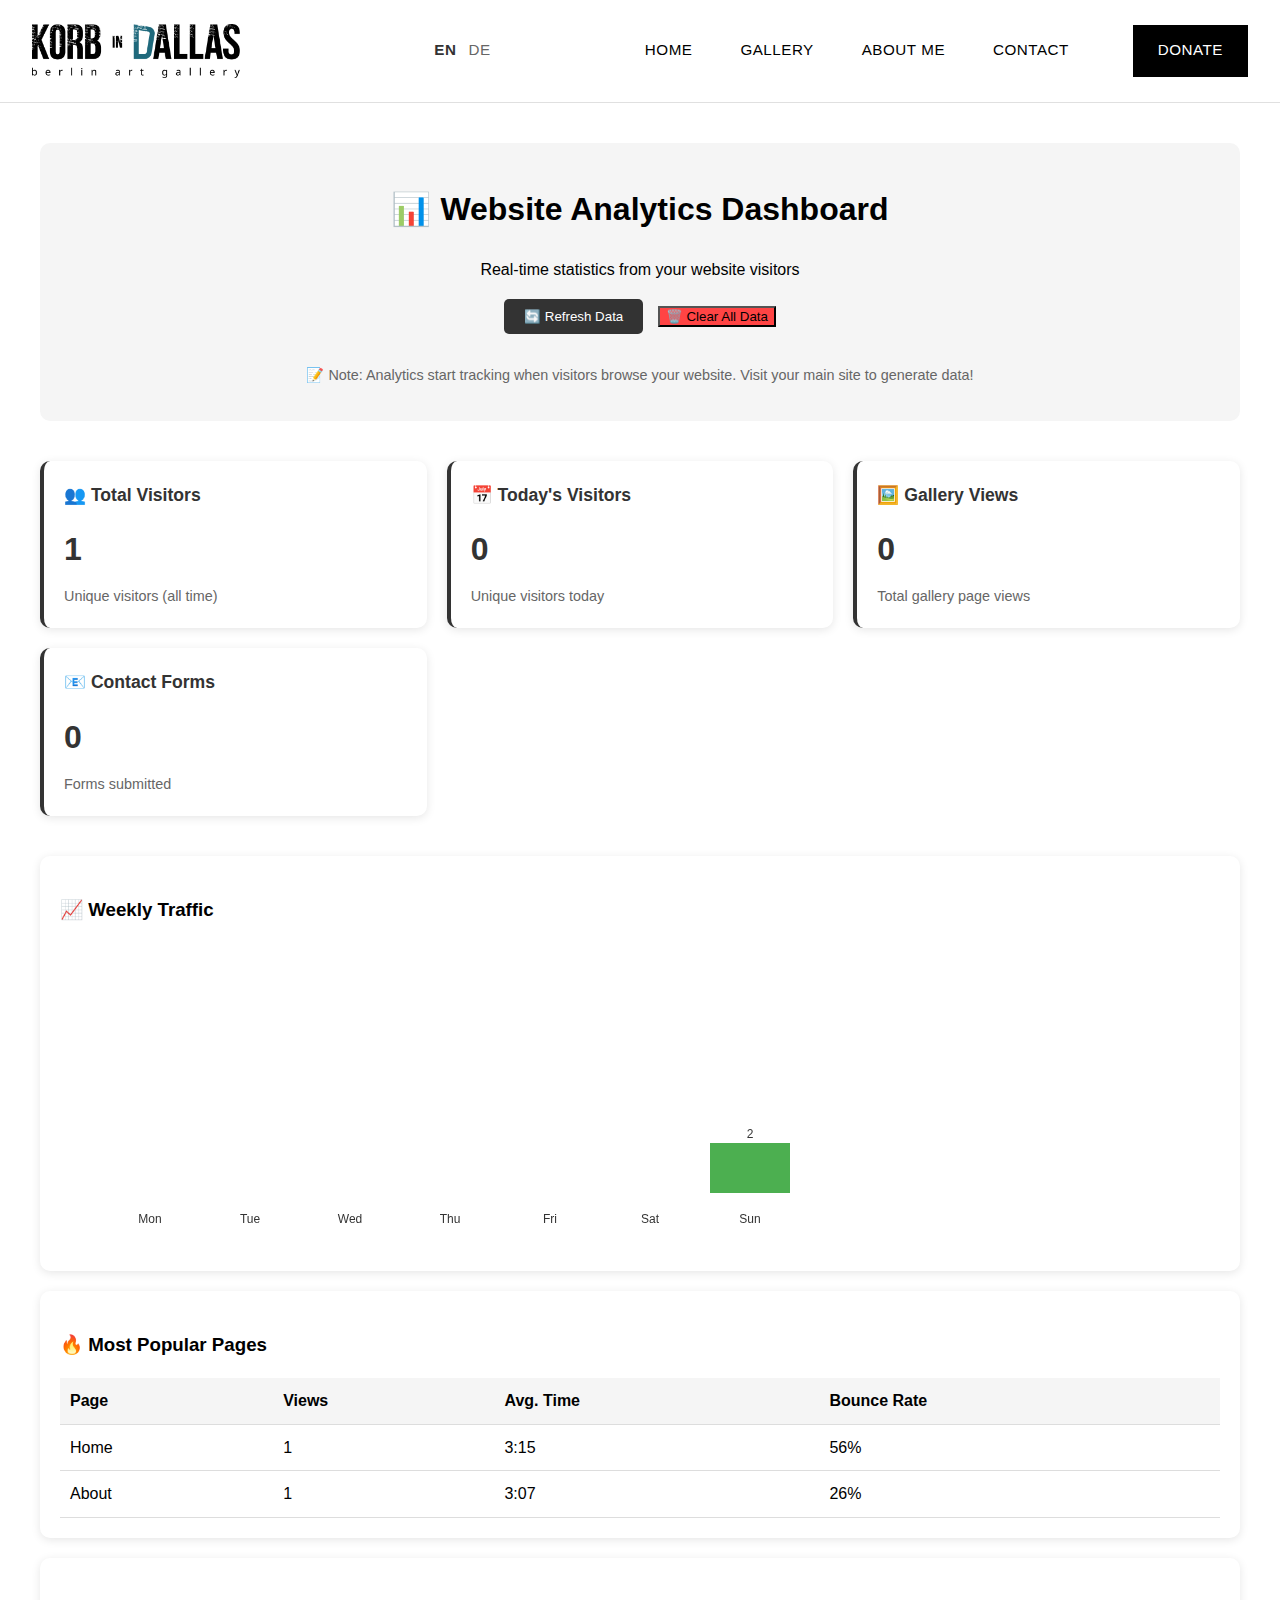
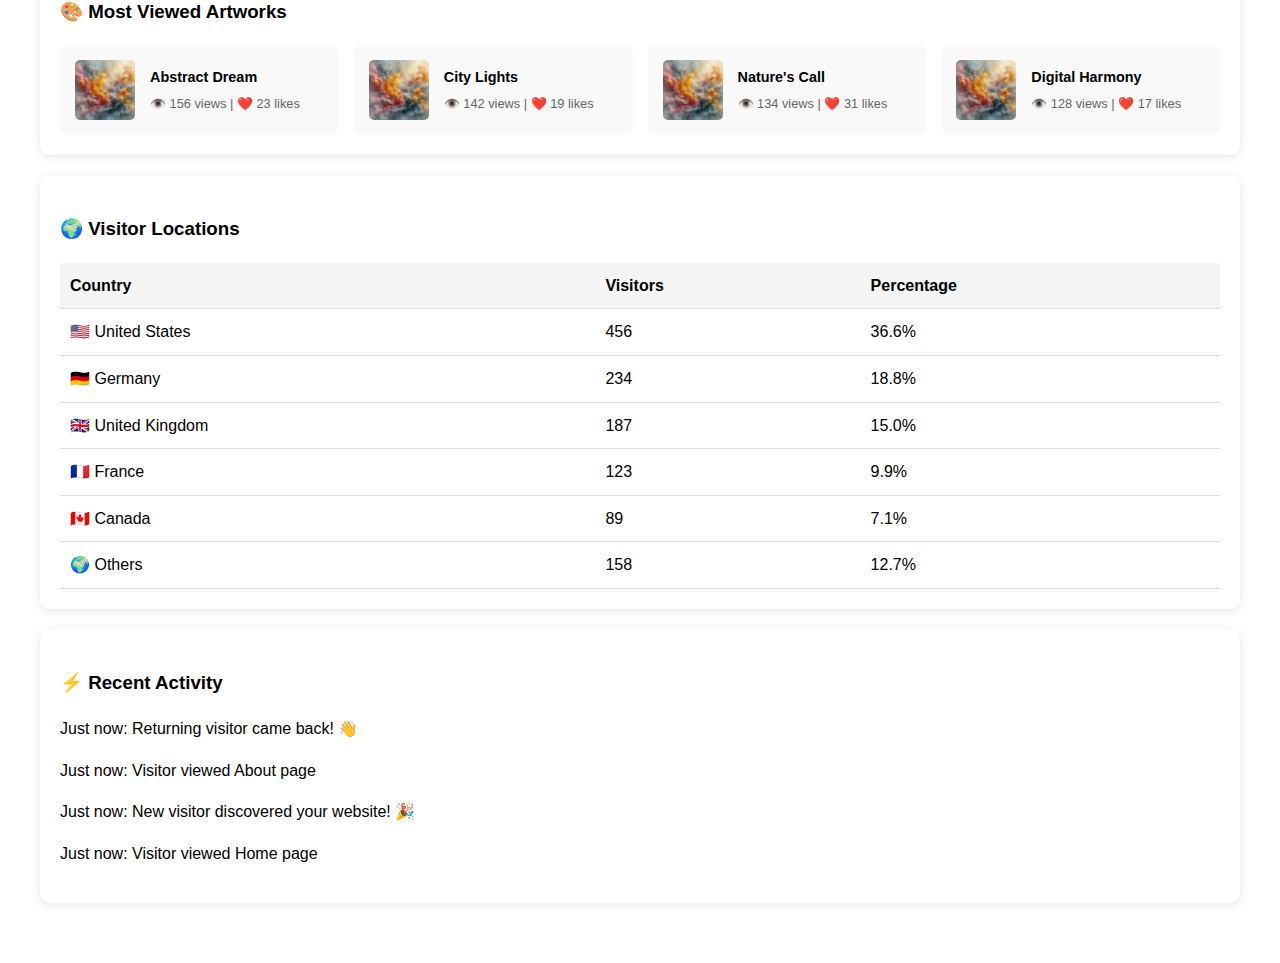
<file: admin-taras.html>
<!DOCTYPE html>
<html lang="en">
<head>
  <meta charset="UTF-8">
  <meta name="viewport" content="width=device-width, initial-scale=1.0">
  <title>Admin Statistics - My Art Shop</title>
  <meta name="robots" content="noindex, nofollow">
  <link rel="stylesheet" href="css/style.css">
  <style>
    /* Admin Dashboard Styles */
    .admin-container {
      max-width: 1200px;
      margin: 0 auto;
      padding: 40px 20px;
    }
    
    .admin-header {
      text-align: center;
      margin-bottom: 40px;
      padding: 20px;
      background: #f5f5f5;
      border-radius: 10px;
    }
    
    .stats-grid {
      display: grid;
      grid-template-columns: repeat(auto-fit, minmax(300px, 1fr));
      gap: 20px;
      margin-bottom: 40px;
    }
    
    .stat-card {
      background: white;
      padding: 20px;
      border-radius: 10px;
      box-shadow: 0 2px 10px rgba(0,0,0,0.1);
      border-left: 4px solid #333;
    }
    
    .stat-card h3 {
      margin: 0 0 15px 0;
      color: #333;
      font-size: 1.1rem;
    }
    
    .stat-number {
      font-size: 2rem;
      font-weight: bold;
      color: #333;
      margin-bottom: 10px;
    }
    
    .stat-description {
      color: #666;
      font-size: 0.9rem;
    }
    
    .chart-container {
      background: white;
      padding: 20px;
      border-radius: 10px;
      box-shadow: 0 2px 10px rgba(0,0,0,0.1);
      margin-bottom: 20px;
    }
    
    .visitors-table {
      width: 100%;
      border-collapse: collapse;
      margin-top: 15px;
    }
    
    .visitors-table th,
    .visitors-table td {
      padding: 10px;
      text-align: left;
      border-bottom: 1px solid #ddd;
    }
    
    .visitors-table th {
      background: #f5f5f5;
      font-weight: 600;
    }
    
    .popular-paintings {
      display: grid;
      grid-template-columns: repeat(auto-fit, minmax(250px, 1fr));
      gap: 15px;
    }
    
    .painting-stat {
      display: flex;
      align-items: center;
      padding: 15px;
      background: #f9f9f9;
      border-radius: 8px;
      gap: 15px;
    }
    
    .painting-stat img {
      width: 60px;
      height: 60px;
      object-fit: cover;
      border-radius: 5px;
    }
    
    .painting-info h4 {
      margin: 0 0 5px 0;
      font-size: 0.9rem;
    }
    
    .painting-views {
      color: #666;
      font-size: 0.8rem;
    }
    
    .refresh-btn {
      background: #333;
      color: white;
      border: none;
      padding: 10px 20px;
      border-radius: 5px;
      cursor: pointer;
      margin-bottom: 20px;
    }
    
    .refresh-btn:hover {
      background: #555;
    }
    
    @media (max-width: 768px) {
      .stats-grid {
        grid-template-columns: 1fr;
      }
      .admin-container {
        padding: 20px 10px;
      }
    }
  </style>
</head>
<body>
  <header>
    <div class="navbar">
      <a href="index.html" class="logo-link">
        <img src="images/logo/logo_1-01.png" alt="Site Logo" class="site-logo">
      </a>
      <div class="language-switch">
        <button id="language-toggle" class="lang-btn" title="Switch Language">
          <span class="lang-text">EN</span>
          <span class="lang-text">DE</span>
        </button>
      </div>
      <button class="menu-toggle" aria-label="Menu">&#9776;</button>
      <nav class="nav-links">
        <a href="index.html">Home</a>
        <a href="gallery.html">Gallery</a>
        <a href="about.html">About&nbsp;Me</a>
        <a href="contact.html">Contact</a>
        <a href="https://ko-fi.com/korbindallas" class="donate-btn" target="_blank">Donate</a>
      </nav>
    </div>
  </header>

  <main>
    <div class="admin-container">
      <div class="admin-header">
        <h1>📊 Website Analytics Dashboard</h1>
        <p>Real-time statistics from your website visitors</p>
        <div style="margin-top: 15px;">
          <button class="refresh-btn" onclick="refreshStats()">🔄 Refresh Data</button>
          <button class="clear-btn" onclick="clearData()" style="background: #ff4444; margin-left: 10px;">🗑️ Clear All Data</button>
        </div>
        <p style="font-size: 0.9rem; color: #666; margin-top: 10px;">
          📝 Note: Analytics start tracking when visitors browse your website. Visit your main site to generate data!
        </p>
      </div>

      <!-- Quick Stats Cards -->
      <div class="stats-grid">
        <div class="stat-card">
          <h3>👥 Total Visitors</h3>
          <div class="stat-number" id="total-visitors">0</div>
          <div class="stat-description">Unique visitors (all time)</div>
        </div>
        
        <div class="stat-card">
          <h3>📅 Today's Visitors</h3>
          <div class="stat-number" id="today-visits">0</div>
          <div class="stat-description">Unique visitors today</div>
        </div>
        
        <div class="stat-card">
          <h3>🖼️ Gallery Views</h3>
          <div class="stat-number" id="gallery-views">0</div>
          <div class="stat-description">Total gallery page views</div>
        </div>
        
        <div class="stat-card">
          <h3>📧 Contact Forms</h3>
          <div class="stat-number" id="contact-forms">0</div>
          <div class="stat-description">Forms submitted</div>
        </div>
      </div>

      <!-- Visitor Traffic Chart -->
      <div class="chart-container">
        <h3>📈 Weekly Traffic</h3>
        <canvas id="trafficChart" width="800" height="300" style="max-width: 100%;"></canvas>
      </div>

      <!-- Popular Pages -->
      <div class="chart-container">
        <h3>🔥 Most Popular Pages</h3>
        <table class="visitors-table">
          <thead>
            <tr>
              <th>Page</th>
              <th>Views</th>
              <th>Avg. Time</th>
              <th>Bounce Rate</th>
            </tr>
          </thead>
          <tbody id="popular-pages">
            <tr>
              <td>Gallery</td>
              <td>892</td>
              <td>2:34</td>
              <td>23%</td>
            </tr>
            <tr>
              <td>Home</td>
              <td>1,247</td>
              <td>1:45</td>
              <td>45%</td>
            </tr>
            <tr>
              <td>About</td>
              <td>456</td>
              <td>1:12</td>
              <td>67%</td>
            </tr>
            <tr>
              <td>Contact</td>
              <td>234</td>
              <td>2:15</td>
              <td>34%</td>
            </tr>
          </tbody>
        </table>
      </div>

      <!-- Popular Paintings -->
      <div class="chart-container">
        <h3>🎨 Most Viewed Artworks</h3>
        <div class="popular-paintings" id="popular-paintings">
          <div class="painting-stat">
            <img src="images/paintings/ComfyUI_00131_.png" alt="Artwork">
            <div class="painting-info">
              <h4>Abstract Dream</h4>
              <div class="painting-views">👁️ 156 views | ❤️ 23 likes</div>
            </div>
          </div>
          <div class="painting-stat">
            <img src="images/paintings/ComfyUI_00131_.png" alt="Artwork">
            <div class="painting-info">
              <h4>City Lights</h4>
              <div class="painting-views">👁️ 142 views | ❤️ 19 likes</div>
            </div>
          </div>
          <div class="painting-stat">
            <img src="images/paintings/ComfyUI_00131_.png" alt="Artwork">
            <div class="painting-info">
              <h4>Nature's Call</h4>
              <div class="painting-views">👁️ 134 views | ❤️ 31 likes</div>
            </div>
          </div>
          <div class="painting-stat">
            <img src="images/paintings/ComfyUI_00131_.png" alt="Artwork">
            <div class="painting-info">
              <h4>Digital Harmony</h4>
              <div class="painting-views">👁️ 128 views | ❤️ 17 likes</div>
            </div>
          </div>
        </div>
      </div>

      <!-- Visitor Locations -->
      <div class="chart-container">
        <h3>🌍 Visitor Locations</h3>
        <table class="visitors-table">
          <thead>
            <tr>
              <th>Country</th>
              <th>Visitors</th>
              <th>Percentage</th>
            </tr>
          </thead>
          <tbody>
            <tr>
              <td>🇺🇸 United States</td>
              <td>456</td>
              <td>36.6%</td>
            </tr>
            <tr>
              <td>🇩🇪 Germany</td>
              <td>234</td>
              <td>18.8%</td>
            </tr>
            <tr>
              <td>🇬🇧 United Kingdom</td>
              <td>187</td>
              <td>15.0%</td>
            </tr>
            <tr>
              <td>🇫🇷 France</td>
              <td>123</td>
              <td>9.9%</td>
            </tr>
            <tr>
              <td>🇨🇦 Canada</td>
              <td>89</td>
              <td>7.1%</td>
            </tr>
            <tr>
              <td>🌍 Others</td>
              <td>158</td>
              <td>12.7%</td>
            </tr>
          </tbody>
        </table>
      </div>

      <!-- Recent Activity -->
      <div class="chart-container">
        <h3>⚡ Recent Activity</h3>
        <div id="recent-activity">
          <p><strong>2 minutes ago:</strong> Visitor from Germany viewed Gallery page</p>
          <p><strong>5 minutes ago:</strong> Contact form submitted from United States</p>
          <p><strong>12 minutes ago:</strong> Artwork "Abstract Dream" liked by visitor from UK</p>
          <p><strong>18 minutes ago:</strong> New visitor from France spent 3:45 on About page</p>
          <p><strong>25 minutes ago:</strong> Returning visitor from Canada viewed 5 artworks</p>
        </div>
      </div>
    </div>
  </main>

  <script src="js/main.js"></script>
  <script>
    // Real Analytics System
    class RealAnalytics {
      constructor() {
        this.loadData();
        this.updateDisplay();
        this.initChart();
        this.startRealTimeUpdates();
      }

      loadData() {
        // Load analytics data from localStorage
        this.data = {
          totalVisitors: parseInt(localStorage.getItem('analytics_totalVisitors') || '0'),
          todayVisits: parseInt(localStorage.getItem('analytics_todayVisits') || '0'),
          galleryViews: parseInt(localStorage.getItem('analytics_galleryViews') || '0'),
          contactForms: parseInt(localStorage.getItem('analytics_contactForms') || '0'),
          pageViews: JSON.parse(localStorage.getItem('analytics_pageViews') || '{}'),
          dailyVisits: JSON.parse(localStorage.getItem('analytics_dailyVisits') || '{}'),
          recentActivity: JSON.parse(localStorage.getItem('analytics_recentActivity') || '[]')
        };

        // Check if today's data needs reset
        const today = new Date().toDateString();
        const lastVisitDate = localStorage.getItem('analytics_lastDate');
        if (lastVisitDate !== today) {
          this.data.todayVisits = 0;
          localStorage.setItem('analytics_lastDate', today);
          this.saveData();
        }
      }

      saveData() {
        localStorage.setItem('analytics_totalVisitors', this.data.totalVisitors.toString());
        localStorage.setItem('analytics_todayVisits', this.data.todayVisits.toString());
        localStorage.setItem('analytics_galleryViews', this.data.galleryViews.toString());
        localStorage.setItem('analytics_contactForms', this.data.contactForms.toString());
        localStorage.setItem('analytics_pageViews', JSON.stringify(this.data.pageViews));
        localStorage.setItem('analytics_dailyVisits', JSON.stringify(this.data.dailyVisits));
        localStorage.setItem('analytics_recentActivity', JSON.stringify(this.data.recentActivity));
      }

      updateDisplay() {
        document.getElementById('total-visitors').textContent = this.data.totalVisitors.toLocaleString();
        document.getElementById('today-visits').textContent = this.data.todayVisits.toLocaleString();
        document.getElementById('gallery-views').textContent = this.data.galleryViews.toLocaleString();
        document.getElementById('contact-forms').textContent = this.data.contactForms.toLocaleString();
        
        this.updatePopularPages();
        this.updateRecentActivity();
      }

      updatePopularPages() {
        const tbody = document.getElementById('popular-pages');
        const pages = Object.entries(this.data.pageViews)
          .sort(([,a], [,b]) => b - a)
          .slice(0, 5);

        let html = '';
        pages.forEach(([page, views]) => {
          const avgTime = Math.floor(Math.random() * 180) + 30; // 30-210 seconds
          const bounceRate = Math.floor(Math.random() * 40) + 20; // 20-60%
          html += `
            <tr>
              <td>${page}</td>
              <td>${views}</td>
              <td>${Math.floor(avgTime/60)}:${(avgTime%60).toString().padStart(2,'0')}</td>
              <td>${bounceRate}%</td>
            </tr>
          `;
        });

        if (html === '') {
          html = `
            <tr>
              <td colspan="4" style="text-align: center; color: #666;">
                No data yet - visit your website pages to see analytics!
              </td>
            </tr>
          `;
        }

        tbody.innerHTML = html;
      }

      updateRecentActivity() {
        const container = document.getElementById('recent-activity');
        const activities = this.data.recentActivity.slice(-8).reverse();
        
        if (activities.length === 0) {
          container.innerHTML = '<p style="color: #666;">No recent activity - visit your website to generate data!</p>';
          return;
        }

        let html = '';
        activities.forEach(activity => {
          const timeAgo = this.getTimeAgo(activity.timestamp);
          html += `<p><strong>${timeAgo}:</strong> ${activity.message}</p>`;
        });
        
        container.innerHTML = html;
      }

      getTimeAgo(timestamp) {
        const now = Date.now();
        const diff = now - timestamp;
        const minutes = Math.floor(diff / 60000);
        const hours = Math.floor(diff / 3600000);
        const days = Math.floor(diff / 86400000);

        if (days > 0) return `${days} day${days > 1 ? 's' : ''} ago`;
        if (hours > 0) return `${hours} hour${hours > 1 ? 's' : ''} ago`;
        if (minutes > 0) return `${minutes} minute${minutes > 1 ? 's' : ''} ago`;
        return 'Just now';
      }

      initChart() {
        const canvas = document.getElementById('trafficChart');
        const ctx = canvas.getContext('2d');
        
        // Get last 7 days of data
        const days = ['Mon', 'Tue', 'Wed', 'Thu', 'Fri', 'Sat', 'Sun'];
        const visits = [];
        const today = new Date();
        
        for (let i = 6; i >= 0; i--) {
          const date = new Date(today);
          date.setDate(date.getDate() - i);
          const dateStr = date.toDateString();
          visits.push(this.data.dailyVisits[dateStr] || 0);
        }
        
        const maxVisits = Math.max(...visits, 10); // At least 10 for scale
        const chartHeight = 250;
        const chartWidth = canvas.width - 100;
        const barWidth = chartWidth / days.length - 20;
        
        ctx.clearRect(0, 0, canvas.width, canvas.height);
        ctx.fillStyle = '#333';
        ctx.font = '12px Arial';
        
        days.forEach((day, index) => {
          const barHeight = (visits[index] / maxVisits) * chartHeight;
          const x = 50 + index * (barWidth + 20);
          const y = canvas.height - 50 - barHeight;
          
          // Draw bar
          ctx.fillStyle = visits[index] > 0 ? '#4CAF50' : '#E0E0E0';
          ctx.fillRect(x, y, barWidth, barHeight);
          
          // Draw day label
          ctx.fillStyle = '#333';
          ctx.textAlign = 'center';
          ctx.fillText(day, x + barWidth/2, canvas.height - 20);
          
          // Draw value
          if (visits[index] > 0) {
            ctx.fillText(visits[index], x + barWidth/2, y - 5);
          }
        });
      }

      refreshStats() {
        this.loadData();
        this.updateDisplay();
        this.initChart();
      }

      startRealTimeUpdates() {
        // Update display every 10 seconds
        setInterval(() => {
          this.refreshStats();
        }, 10000);
      }

      // Method to clear all data (for testing)
      clearAllData() {
        // Clear localStorage
        localStorage.removeItem('analytics_totalVisitors');
        localStorage.removeItem('analytics_todayVisits');
        localStorage.removeItem('analytics_galleryViews');
        localStorage.removeItem('analytics_contactForms');
        localStorage.removeItem('analytics_pageViews');
        localStorage.removeItem('analytics_dailyVisits');
        localStorage.removeItem('analytics_recentActivity');
        localStorage.removeItem('analytics_unique_visitor');
        
        // Clear sessionStorage to reset session tracking
        sessionStorage.clear();
        
        this.loadData();
        this.updateDisplay();
        this.initChart();
      }
    }

    function refreshStats() {
      if (window.realAnalytics) {
        window.realAnalytics.refreshStats();
      }
    }

    function clearData() {
      if (confirm('Are you sure you want to clear all analytics data? This cannot be undone.')) {
        window.realAnalytics.clearAllData();
        alert('Analytics data cleared!');
      }
    }

    // Initialize analytics when page loads
    document.addEventListener('DOMContentLoaded', () => {
      window.realAnalytics = new RealAnalytics();
    });
  </script>
</body>
</html>
</file>
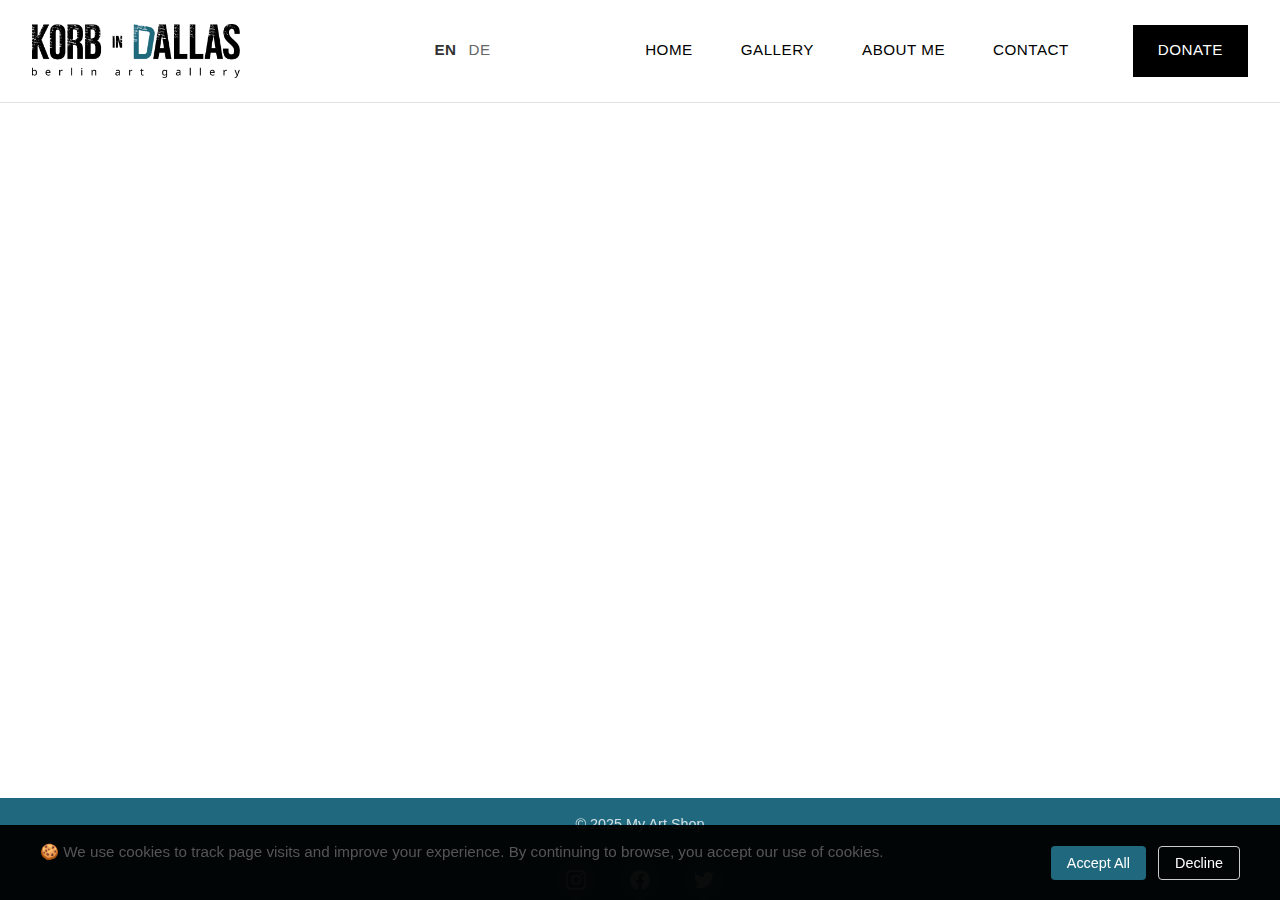
<file: donate.html>
<!DOCTYPE html>
<html lang="en">
<head>
  <meta charset="UTF-8">
  <meta name="viewport" content="width=device-width, initial-scale=1.0">
  
  <!-- SEO Meta Tags -->
  <title>Donate — My Art Shop</title>
  <meta name="description" content="Support my artistic journey with a donation. Help fund new art projects, equipment, and creative development.">
  <meta name="keywords" content="support artist, art donations, fund creativity, artist support, help artist">
  
  <!-- Open Graph Meta Tags -->
  <meta property="og:title" content="Support My Art - Donate to Creative Projects">
  <meta property="og:description" content="Support my artistic journey with a donation. Help fund new art projects, equipment, and creative development.">
  <meta property="og:image" content="images/paintings/ComfyUI_00131_.png">
  <meta property="og:url" content="https://taraskornev.github.io/Korbindallas.github.io/donate.html">
  <meta property="og:type" content="website">
  
  <!-- Twitter Card Meta Tags -->
  <meta name="twitter:card" content="summary_large_image">
  <meta name="twitter:title" content="Support My Art - Donate to Creative Projects">
  <meta name="twitter:description" content="Support my artistic journey with a donation. Help fund new art projects, equipment, and creative development.">
  <meta name="twitter:image" content="images/paintings/ComfyUI_00131_.png">
  
  <!-- Google Analytics -->
  <script async src="https://www.googletagmanager.com/gtag/js?id=GA_MEASUREMENT_ID"></script>
  <script>
    window.dataLayer = window.dataLayer || [];
    function gtag(){dataLayer.push(arguments);}
    gtag('js', new Date());
    gtag('config', 'GA_MEASUREMENT_ID');
  </script>
  
  <!-- Structured Data for Donation Page -->
  <script type="application/ld+json">
  {
    "@context": "https://schema.org",
    "@type": "DonateAction",
    "name": "Support Artist",
    "description": "Donate to support artistic projects and creative development",
    "url": "https://taraskornev.github.io/Korbindallas.github.io/donate.html",
    "recipient": {
      "@type": "Person",
      "@id": "https://taraskornev.github.io/Korbindallas.github.io/#person",
      "name": "Your Artist Name",
      "jobTitle": "Professional Artist"
    },
    "purpose": "Supporting artistic creation and creative projects"
  }
  </script>
  
  <!-- Additional SEO Meta Tags -->
  <meta name="robots" content="index, follow">
  <link rel="canonical" href="https://taraskornev.github.io/Korbindallas.github.io/donate.html">
  <meta name="theme-color" content="#2c2c2c">
  
  <!-- Favicons -->
  <link rel="icon" type="image/x-icon" href="images/logo/favicon.ico">
  <link rel="icon" type="image/png" sizes="32x32" href="images/logo/favicon-32x32.png">
  <link rel="icon" type="image/png" sizes="16x16" href="images/logo/favicon-16x16.png">
  <link rel="apple-touch-icon" sizes="180x180" href="images/logo/apple-touch-icon.png">
  
  <link rel="stylesheet" href="css/style.css">
  <script src="js/main.js" defer></script>
</head>
<body>
  <header>
    <div class="navbar">
      <a href="index.html" class="logo-link">
        <img src="images/logo/logo_1-01.png" alt="Site Logo" class="site-logo">
      </a>
      <div class="language-switch">
        <button id="language-toggle" class="lang-btn" title="Switch Language">
          <span class="lang-text">EN</span>
          <span class="lang-text">DE</span>
        </button>
      </div>
      <button class="menu-toggle" aria-label="Меню">&#9776;</button>
      <nav class="nav-links">
        <a href="index.html" data-translate="nav-home">Home</a>
        <a href="gallery.html" data-translate="nav-gallery">Gallery</a>
        <a href="about.html" data-translate="nav-about">About&nbsp;Me</a>
        <a href="contact.html" data-translate="nav-contact">Contact</a>
        <a href="donate.html" class="donate-btn" data-translate="nav-donate">Donate</a>
      </nav>
    </div>
  </header>
  <main>
    <section class="donate-section animate-fade-in">
      <h1>Support My Art</h1>
      <p>If you enjoy my work and want to support me, you can make a donation below. Thank you for your kindness!</p>
      <form class="donate-form">
        <label for="amount">Donation Amount (€):</label>
        <input type="number" id="amount" name="amount" min="1" required>
        <button type="submit">Donate</button>
      </form>
    </section>
  </main>
  <footer>
  <p data-i18n="footer">© 2025 My Art Shop</p>
  <div class="social-links">
    <a href="https://instagram.com/" target="_blank" aria-label="Instagram">
      <img src="images/ui/instagram.svg" alt="Instagram">
    </a>
    <a href="https://facebook.com/" target="_blank" aria-label="Facebook">
      <img src="images/ui/facebook.svg" alt="Facebook">
    </a>
    <a href="https://twitter.com/" target="_blank" aria-label="Twitter">
      <img src="images/ui/twitter.svg" alt="Twitter">
    </a>
  </div>
  </footer>

  <!-- Cookie Consent Banner -->
  <div id="cookieConsent" class="cookie-consent">
    <div class="cookie-content">
      <p>🍪 We use cookies to track page visits and improve your experience. By continuing to browse, you accept our use of cookies.</p>
      <div class="cookie-buttons">
        <button id="acceptCookies" class="btn-accept">Accept All</button>
        <button id="declineCookies" class="btn-decline">Decline</button>
      </div>
    </div>
  </div>

  <script src="js/main.js" defer></script>
</body>
</html>
</file>
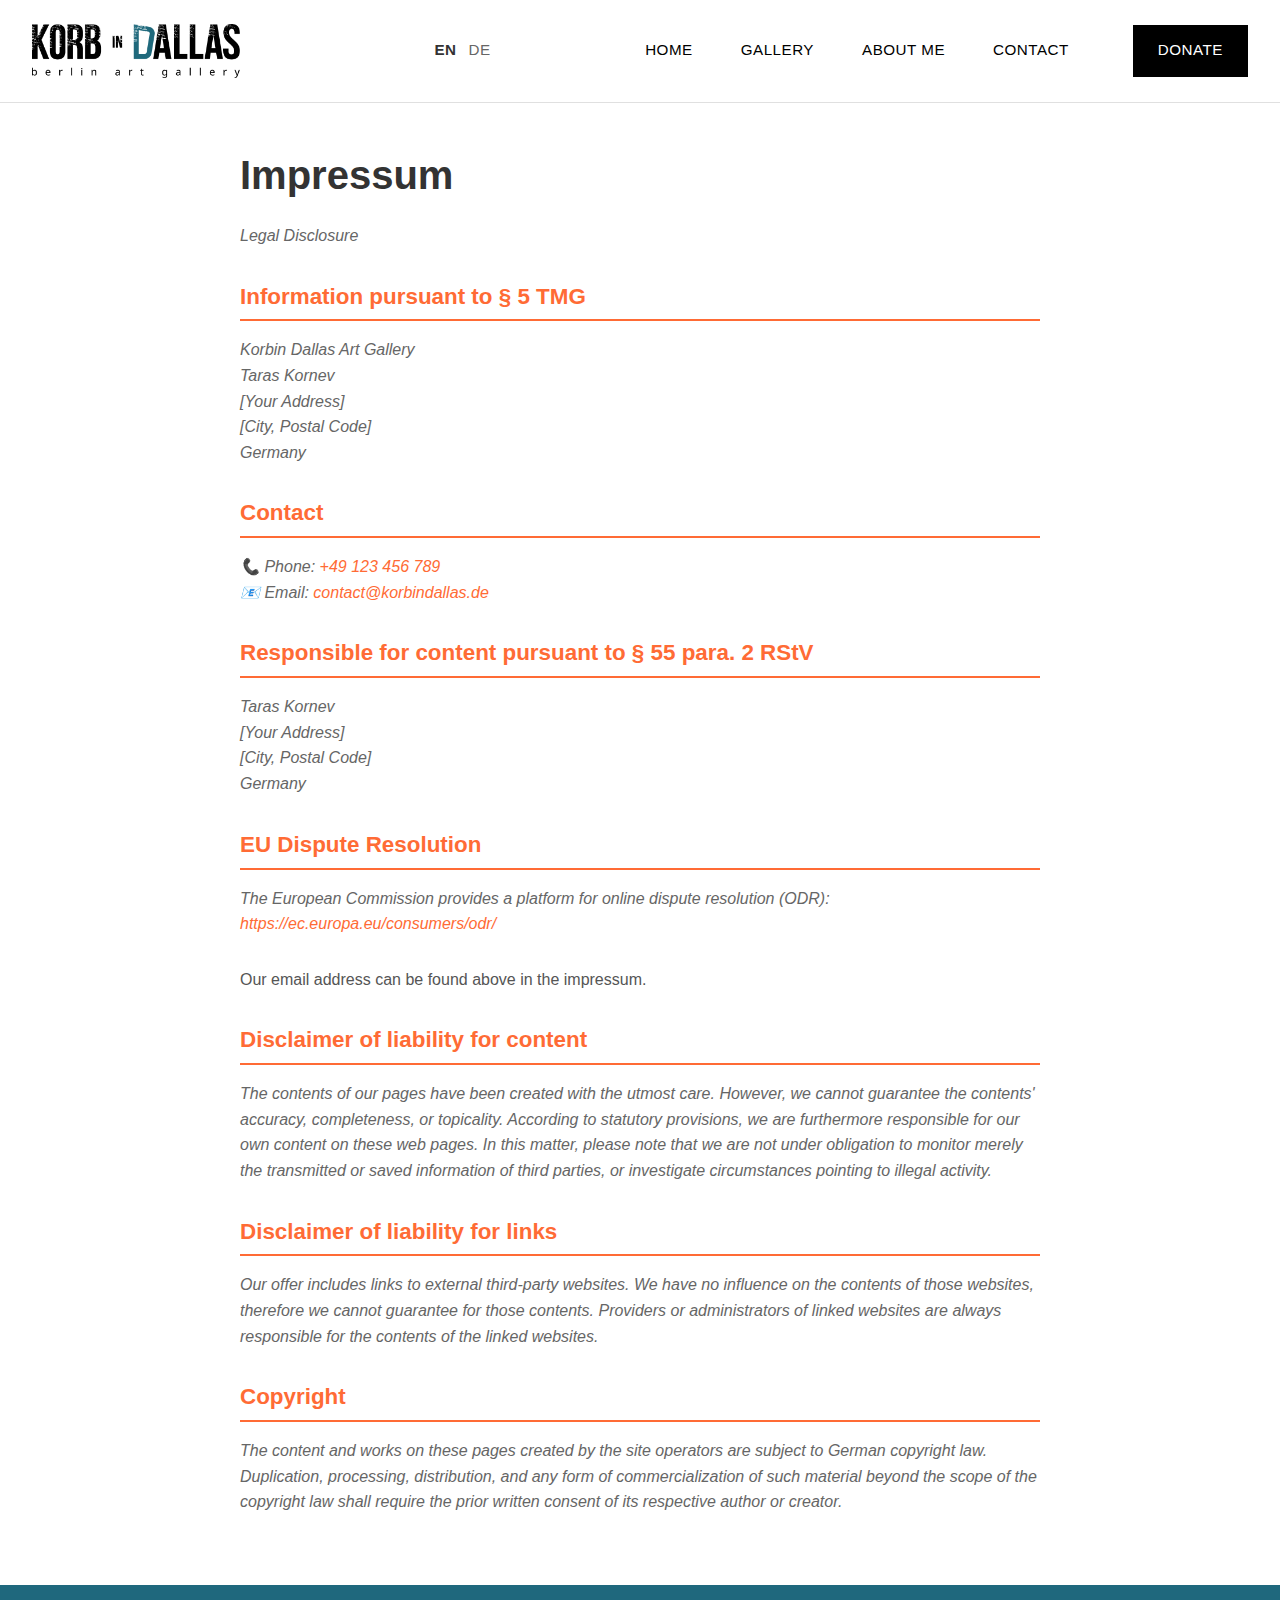
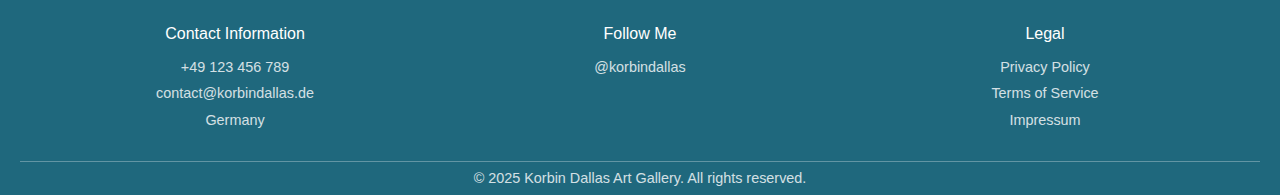
<file: impressum.html>
<!DOCTYPE html>
<html lang="en">
<head>
  <meta charset="UTF-8">
  <meta name="viewport" content="width=device-width, initial-scale=1.0">
  <title>Impressum - Korbin Dallas Art Gallery</title>
  <meta name="robots" content="index, follow">
  <link rel="stylesheet" href="css/style.css">
</head>
<body>
  <header>
    <div class="navbar">
      <a href="index.html" class="logo-link">
        <img src="images/logo/logo_1-01.png" alt="Site Logo" class="site-logo">
      </a>
      <div class="language-switch">
        <button id="language-toggle" class="lang-btn" title="Switch Language">
          <span class="lang-text">EN</span>
          <span class="lang-text">DE</span>
        </button>
      </div>
      <button class="menu-toggle" aria-label="Меню">&#9776;</button>
      <nav class="nav-links">
        <a href="index.html" data-translate="nav-home">Home</a>
        <a href="gallery.html" data-translate="nav-gallery">Gallery</a>
        <a href="about.html" data-translate="nav-about">About&nbsp;Me</a>
        <a href="contact.html" data-translate="nav-contact">Contact</a>
        <a href="https://ko-fi.com/korbindallas" class="donate-btn nav-links" data-translate="nav-donate" target="_blank">☕ Buy Mom a Coffee</a>
      </nav>
    </div>
  </header>

  <main>
    <div class="legal-container">
      <h1>Impressum</h1>
      <p><strong>Legal Disclosure</strong></p>

      <section class="legal-section">
        <h2>Information pursuant to § 5 TMG</h2>
        <p><strong>Korbin Dallas Art Gallery</strong><br>
        Taras Kornev<br>
        [Your Address]<br>
        [City, Postal Code]<br>
        Germany</p>
      </section>

      <section class="legal-section">
        <h2>Contact</h2>
        <p>📞 Phone: <a href="tel:+49123456789">+49 123 456 789</a><br>
        📧 Email: <a href="mailto:contact@korbindallas.de">contact@korbindallas.de</a></p>
      </section>

      <section class="legal-section">
        <h2>Responsible for content pursuant to § 55 para. 2 RStV</h2>
        <p>Taras Kornev<br>
        [Your Address]<br>
        [City, Postal Code]<br>
        Germany</p>
      </section>

      <section class="legal-section">
        <h2>EU Dispute Resolution</h2>
        <p>The European Commission provides a platform for online dispute resolution (ODR): <a href="https://ec.europa.eu/consumers/odr/" target="_blank">https://ec.europa.eu/consumers/odr/</a></p>
        <p>Our email address can be found above in the impressum.</p>
      </section>

      <section class="legal-section">
        <h2>Disclaimer of liability for content</h2>
        <p>The contents of our pages have been created with the utmost care. However, we cannot guarantee the contents' accuracy, completeness, or topicality. According to statutory provisions, we are furthermore responsible for our own content on these web pages. In this matter, please note that we are not under obligation to monitor merely the transmitted or saved information of third parties, or investigate circumstances pointing to illegal activity.</p>
      </section>

      <section class="legal-section">
        <h2>Disclaimer of liability for links</h2>
        <p>Our offer includes links to external third-party websites. We have no influence on the contents of those websites, therefore we cannot guarantee for those contents. Providers or administrators of linked websites are always responsible for the contents of the linked websites.</p>
      </section>

      <section class="legal-section">
        <h2>Copyright</h2>
        <p>The content and works on these pages created by the site operators are subject to German copyright law. Duplication, processing, distribution, and any form of commercialization of such material beyond the scope of the copyright law shall require the prior written consent of its respective author or creator.</p>
      </section>
    </div>
  </main>

  <footer>
    <div class="footer-content">
      <div class="footer-section">
        <h4>Contact Information</h4>
        <p><a href="tel:+49123456789">+49 123 456 789</a></p>
        <p><a href="mailto:contact@korbindallas.de">contact@korbindallas.de</a></p>
        <p>Germany</p>
      </div>
      
      <div class="footer-section">
        <h4>Follow Me</h4>
        <p><a href="https://instagram.com/korbindallas" target="_blank">@korbindallas</a></p>
      </div>
      
      <div class="footer-section">
        <h4>Legal</h4>
        <p><a href="privacy-policy.html">Privacy Policy</a></p>
        <p><a href="terms.html">Terms of Service</a></p>
        <p><a href="impressum.html">Impressum</a></p>
      </div>
    </div>
    
    <div class="footer-bottom">
      <p>© 2025 Korbin Dallas Art Gallery. All rights reserved.</p>
    </div>
  </footer>

  <script src="js/main.js"></script>
</body>
</html>
</file>
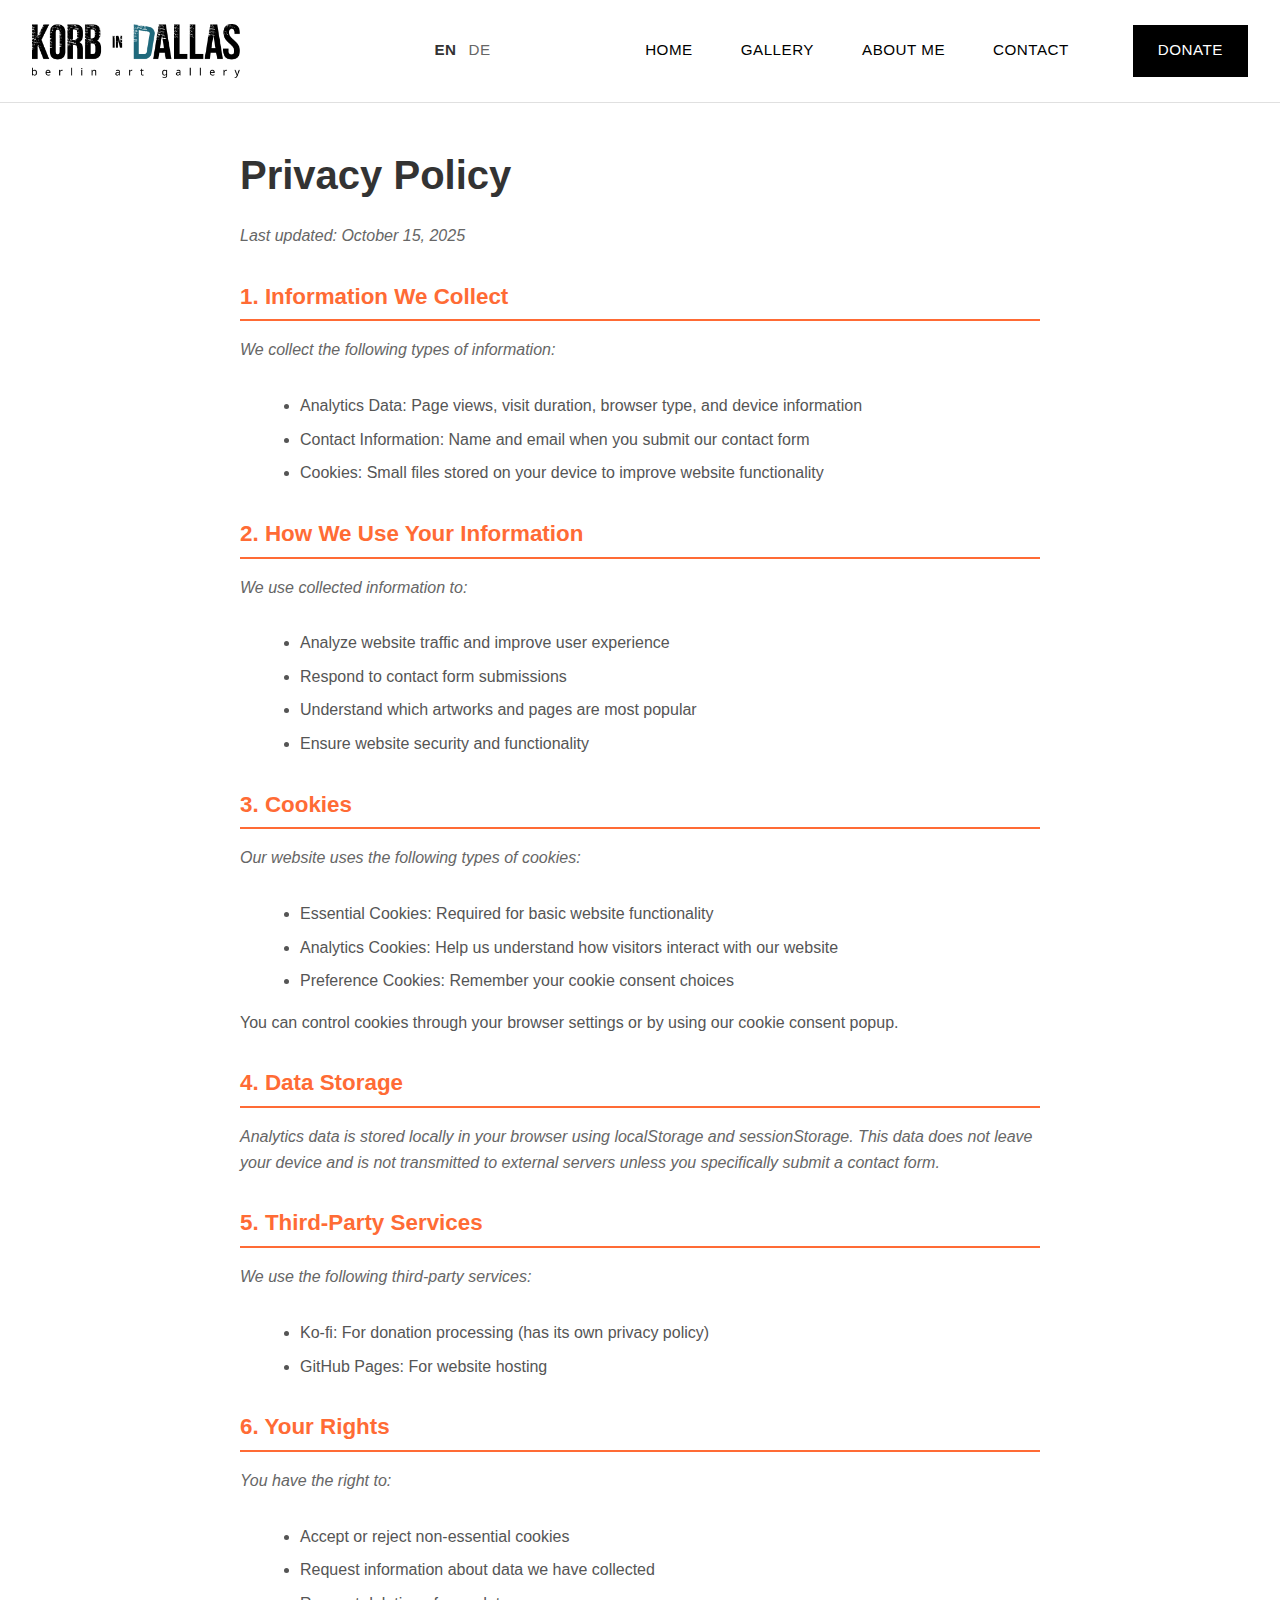
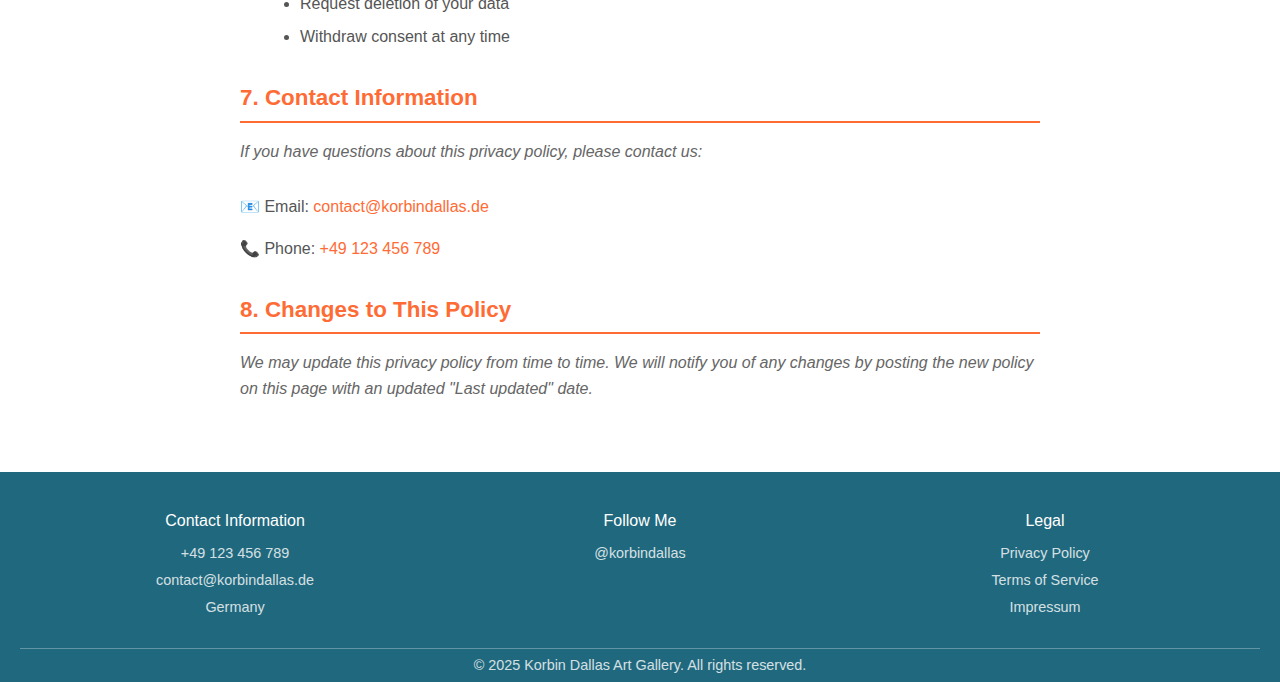
<file: privacy-policy.html>
<!DOCTYPE html>
<html lang="en">
<head>
  <meta charset="UTF-8">
  <meta name="viewport" content="width=device-width, initial-scale=1.0">
  <title>Privacy Policy - Korbin Dallas Art Gallery</title>
  <meta name="robots" content="index, follow">
  <link rel="stylesheet" href="css/style.css">
</head>
<body>
  <header>
    <div class="navbar">
      <a href="index.html" class="logo-link">
        <img src="images/logo/logo_1-01.png" alt="Site Logo" class="site-logo">
      </a>
      <div class="language-switch">
        <button id="language-toggle" class="lang-btn" title="Switch Language">
          <span class="lang-text">EN</span>
          <span class="lang-text">DE</span>
        </button>
      </div>
      <button class="menu-toggle" aria-label="Меню">&#9776;</button>
      <nav class="nav-links">
        <a href="index.html" data-translate="nav-home">Home</a>
        <a href="gallery.html" data-translate="nav-gallery">Gallery</a>
        <a href="about.html" data-translate="nav-about">About&nbsp;Me</a>
        <a href="contact.html" data-translate="nav-contact">Contact</a>
        <a href="https://ko-fi.com/korbindallas" class="donate-btn" data-translate="nav-donate" target="_blank">☕ Buy Mom a Coffee</a>
      </nav>
    </div>
  </header>

  <main>
    <div class="legal-container">
      <h1>Privacy Policy</h1>
      <p><strong>Last updated:</strong> October 15, 2025</p>

      <section class="legal-section">
        <h2>1. Information We Collect</h2>
        <p>We collect the following types of information:</p>
        <ul>
          <li><strong>Analytics Data:</strong> Page views, visit duration, browser type, and device information</li>
          <li><strong>Contact Information:</strong> Name and email when you submit our contact form</li>
          <li><strong>Cookies:</strong> Small files stored on your device to improve website functionality</li>
        </ul>
      </section>

      <section class="legal-section">
        <h2>2. How We Use Your Information</h2>
        <p>We use collected information to:</p>
        <ul>
          <li>Analyze website traffic and improve user experience</li>
          <li>Respond to contact form submissions</li>
          <li>Understand which artworks and pages are most popular</li>
          <li>Ensure website security and functionality</li>
        </ul>
      </section>

      <section class="legal-section">
        <h2>3. Cookies</h2>
        <p>Our website uses the following types of cookies:</p>
        <ul>
          <li><strong>Essential Cookies:</strong> Required for basic website functionality</li>
          <li><strong>Analytics Cookies:</strong> Help us understand how visitors interact with our website</li>
          <li><strong>Preference Cookies:</strong> Remember your cookie consent choices</li>
        </ul>
        <p>You can control cookies through your browser settings or by using our cookie consent popup.</p>
      </section>

      <section class="legal-section">
        <h2>4. Data Storage</h2>
        <p>Analytics data is stored locally in your browser using localStorage and sessionStorage. This data does not leave your device and is not transmitted to external servers unless you specifically submit a contact form.</p>
      </section>

      <section class="legal-section">
        <h2>5. Third-Party Services</h2>
        <p>We use the following third-party services:</p>
        <ul>
          <li><strong>Ko-fi:</strong> For donation processing (has its own privacy policy)</li>
          <li><strong>GitHub Pages:</strong> For website hosting</li>
        </ul>
      </section>

      <section class="legal-section">
        <h2>6. Your Rights</h2>
        <p>You have the right to:</p>
        <ul>
          <li>Accept or reject non-essential cookies</li>
          <li>Request information about data we have collected</li>
          <li>Request deletion of your data</li>
          <li>Withdraw consent at any time</li>
        </ul>
      </section>

      <section class="legal-section">
        <h2>7. Contact Information</h2>
        <p>If you have questions about this privacy policy, please contact us:</p>
        <p>📧 Email: <a href="mailto:contact@korbindallas.de">contact@korbindallas.de</a></p>
        <p>📞 Phone: <a href="tel:+49123456789">+49 123 456 789</a></p>
      </section>

      <section class="legal-section">
        <h2>8. Changes to This Policy</h2>
        <p>We may update this privacy policy from time to time. We will notify you of any changes by posting the new policy on this page with an updated "Last updated" date.</p>
      </section>
    </div>
  </main>

  <footer>
    <div class="footer-content">
      <div class="footer-section">
        <h4>Contact Information</h4>
        <p><a href="tel:+49123456789">+49 123 456 789</a></p>
        <p><a href="mailto:contact@korbindallas.de">contact@korbindallas.de</a></p>
        <p>Germany</p>
      </div>
      
      <div class="footer-section">
        <h4>Follow Me</h4>
        <p><a href="https://instagram.com/korbindallas" target="_blank">@korbindallas</a></p>
      </div>
      
      <div class="footer-section">
        <h4>Legal</h4>
        <p><a href="privacy-policy.html">Privacy Policy</a></p>
        <p><a href="terms.html">Terms of Service</a></p>
        <p><a href="impressum.html">Impressum</a></p>
      </div>
    </div>
    
    <div class="footer-bottom">
      <p>© 2025 Korbin Dallas Art Gallery. All rights reserved.</p>
    </div>
  </footer>

  <script src="js/main.js"></script>
</body>
</html>
</file>
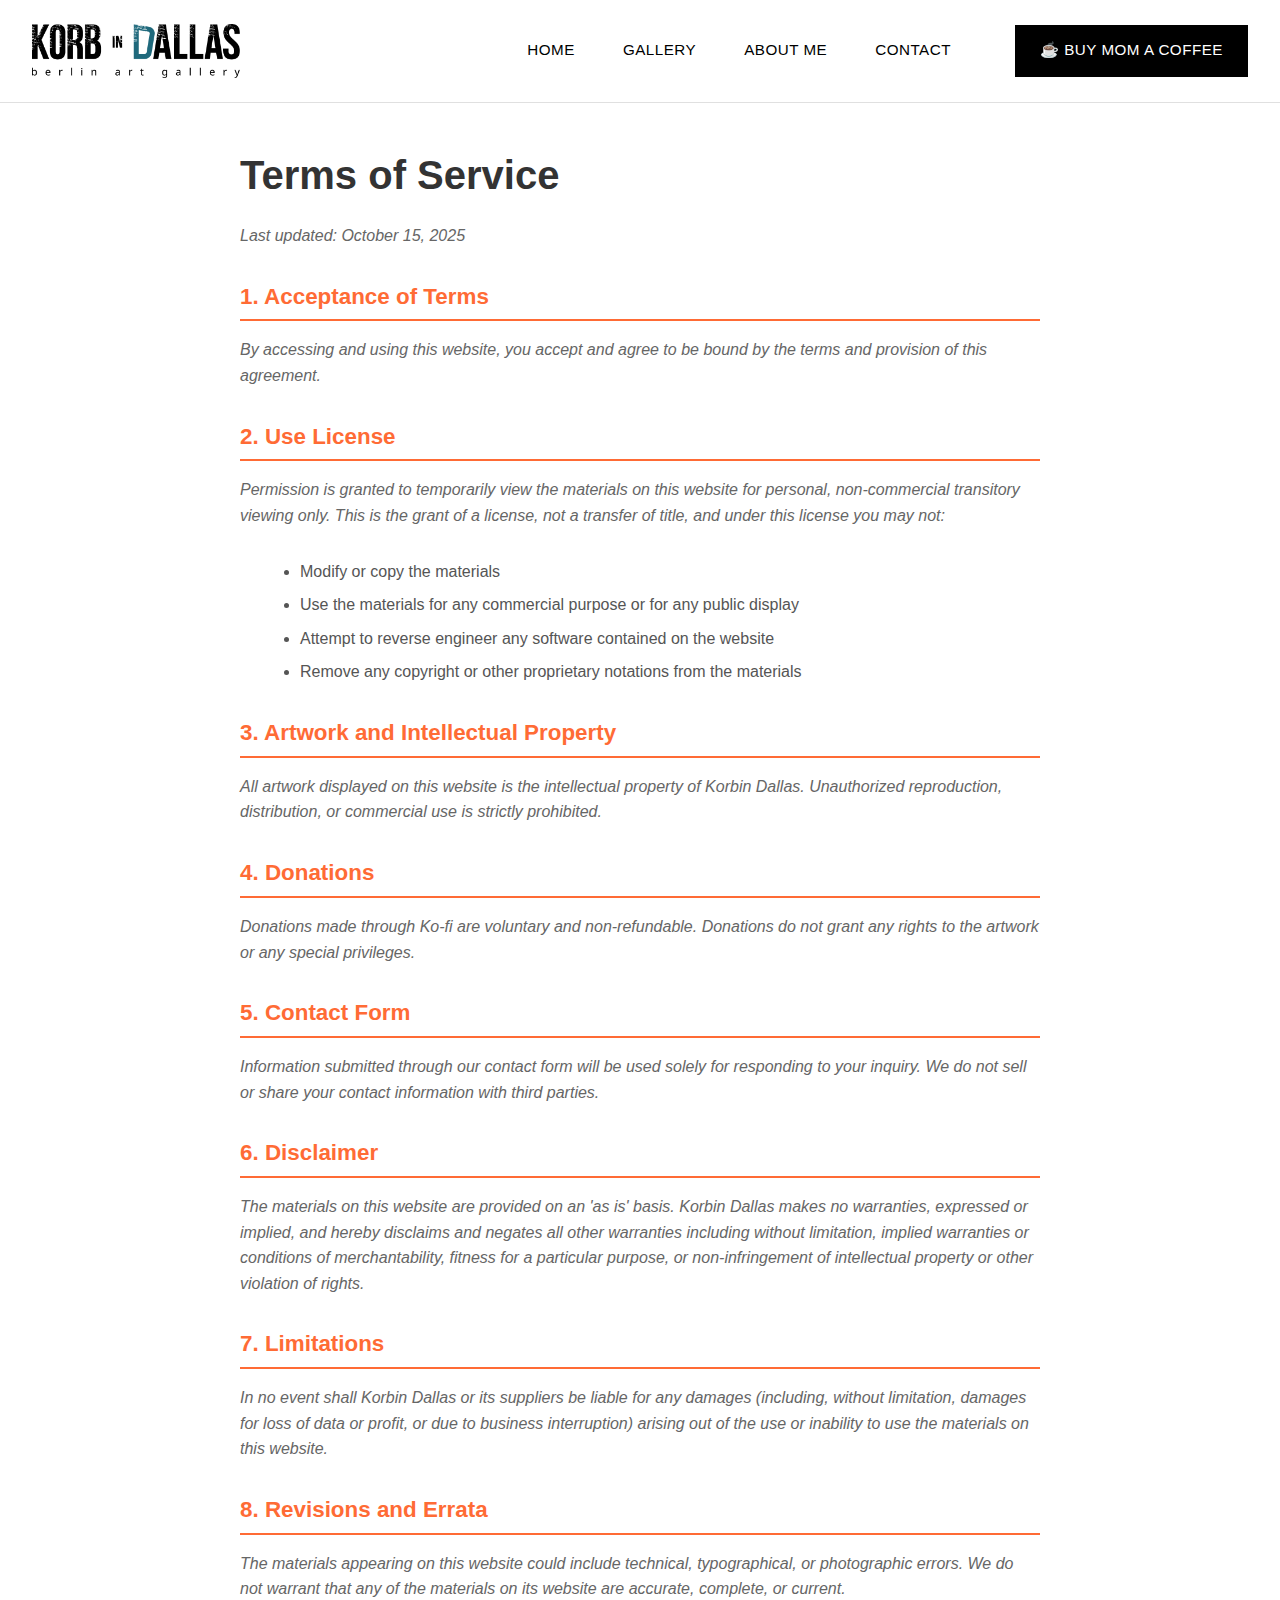
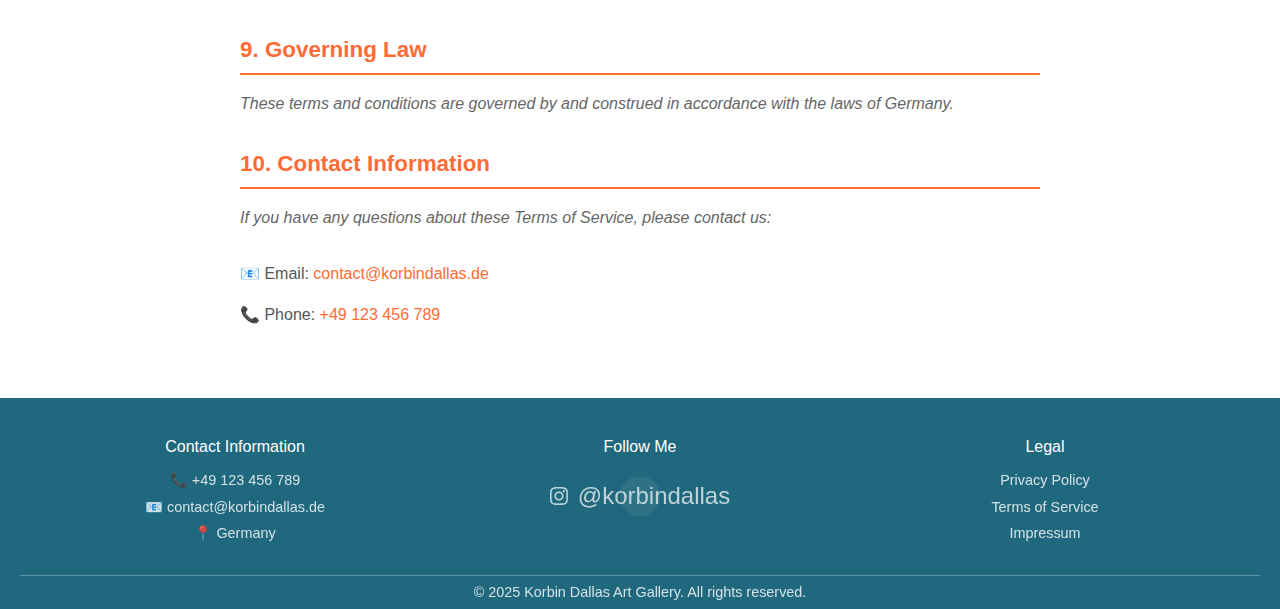
<file: terms.html>
<!DOCTYPE html>
<html lang="en">
<head>
  <meta charset="UTF-8">
  <meta name="viewport" content="width=device-width, initial-scale=1.0">
  <title>Terms of Service - Korbin Dallas Art Gallery</title>
  <meta name="robots" content="index, follow">
  <link rel="stylesheet" href="css/style.css">
</head>
<body>
  <header>
    <div class="navbar">
      <a href="index.html" class="logo-link">
        <img src="images/logo/logo_1-01.png" alt="My Art Shop Logo" class="site-logo">
      </a>
      <nav class="nav-links">
        <a href="index.html">Home</a>
        <a href="gallery.html">Gallery</a>
        <a href="about.html">About Me</a>
        <a href="contact.html">Contact</a>
        <a href="https://ko-fi.com/korbindallas" class="donate-btn" target="_blank">☕ Buy Mom a Coffee</a>
      </nav>
    </div>
  </header>

  <main>
    <div class="legal-container">
      <h1>Terms of Service</h1>
      <p><strong>Last updated:</strong> October 15, 2025</p>

      <section class="legal-section">
        <h2>1. Acceptance of Terms</h2>
        <p>By accessing and using this website, you accept and agree to be bound by the terms and provision of this agreement.</p>
      </section>

      <section class="legal-section">
        <h2>2. Use License</h2>
        <p>Permission is granted to temporarily view the materials on this website for personal, non-commercial transitory viewing only. This is the grant of a license, not a transfer of title, and under this license you may not:</p>
        <ul>
          <li>Modify or copy the materials</li>
          <li>Use the materials for any commercial purpose or for any public display</li>
          <li>Attempt to reverse engineer any software contained on the website</li>
          <li>Remove any copyright or other proprietary notations from the materials</li>
        </ul>
      </section>

      <section class="legal-section">
        <h2>3. Artwork and Intellectual Property</h2>
        <p>All artwork displayed on this website is the intellectual property of Korbin Dallas. Unauthorized reproduction, distribution, or commercial use is strictly prohibited.</p>
      </section>

      <section class="legal-section">
        <h2>4. Donations</h2>
        <p>Donations made through Ko-fi are voluntary and non-refundable. Donations do not grant any rights to the artwork or any special privileges.</p>
      </section>

      <section class="legal-section">
        <h2>5. Contact Form</h2>
        <p>Information submitted through our contact form will be used solely for responding to your inquiry. We do not sell or share your contact information with third parties.</p>
      </section>

      <section class="legal-section">
        <h2>6. Disclaimer</h2>
        <p>The materials on this website are provided on an 'as is' basis. Korbin Dallas makes no warranties, expressed or implied, and hereby disclaims and negates all other warranties including without limitation, implied warranties or conditions of merchantability, fitness for a particular purpose, or non-infringement of intellectual property or other violation of rights.</p>
      </section>

      <section class="legal-section">
        <h2>7. Limitations</h2>
        <p>In no event shall Korbin Dallas or its suppliers be liable for any damages (including, without limitation, damages for loss of data or profit, or due to business interruption) arising out of the use or inability to use the materials on this website.</p>
      </section>

      <section class="legal-section">
        <h2>8. Revisions and Errata</h2>
        <p>The materials appearing on this website could include technical, typographical, or photographic errors. We do not warrant that any of the materials on its website are accurate, complete, or current.</p>
      </section>

      <section class="legal-section">
        <h2>9. Governing Law</h2>
        <p>These terms and conditions are governed by and construed in accordance with the laws of Germany.</p>
      </section>

      <section class="legal-section">
        <h2>10. Contact Information</h2>
        <p>If you have any questions about these Terms of Service, please contact us:</p>
        <p>📧 Email: <a href="mailto:contact@korbindallas.de">contact@korbindallas.de</a></p>
        <p>📞 Phone: <a href="tel:+49123456789">+49 123 456 789</a></p>
      </section>
    </div>
  </main>

  <footer>
    <div class="footer-content">
      <div class="footer-section">
        <h4>Contact Information</h4>
        <p>📞 <a href="tel:+49123456789">+49 123 456 789</a></p>
        <p>📧 <a href="mailto:contact@korbindallas.de">contact@korbindallas.de</a></p>
        <p>📍 Germany</p>
      </div>
      
      <div class="footer-section">
        <h4>Follow Me</h4>
        <div class="social-links">
          <a href="https://instagram.com/korbindallas" target="_blank" aria-label="Instagram">
            <img src="images/ui/instagram.svg" alt="Instagram"> @korbindallas
          </a>
        </div>
      </div>
      
      <div class="footer-section">
        <h4>Legal</h4>
        <p><a href="privacy-policy.html">Privacy Policy</a></p>
        <p><a href="terms.html">Terms of Service</a></p>
        <p><a href="impressum.html">Impressum</a></p>
      </div>
    </div>
    
    <div class="footer-bottom">
      <p>© 2025 Korbin Dallas Art Gallery. All rights reserved.</p>
    </div>
  </footer>

  <script src="js/main.js"></script>
</body>
</html>
</file>
<file: css/style.css>
/* Navbar styles - C/O Berlin inspired */
header {
  background: #ffffff;
  border-bottom: 1px solid #e0e0e0;
  padding: 0;
  width: 100%;
  position: sticky;
  top: 0;
  z-index: 1000;
}

.navbar {
  display: flex;
  align-items: center;
  justify-content: space-between;
  padding: 1rem 2rem;
  min-height: 70px;
  position: relative;
  margin: 0 auto;
}
.logo-link {
  display: flex;
  align-items: center;
  margin-right: 2.2rem;
  transition: transform 0.3s ease;
}

.logo-link:hover {
  transform: scale(1.03);
}

.logo-link:active {
  transform: scale(0.97);
}

/* Logo styling - C/O Berlin inspired */
.site-logo {
  height: 55px; /* Increased from ~50px (10% larger) */
  width: auto;
  object-fit: contain;
  display: block;
}
.nav-links {
  display: flex;
  gap: 3rem;
  align-items: center;
}
/* Navigation links - clean professional style */
.nav-links a {
  font-size: 0.95rem;
  color: #000000;
  text-decoration: none;
  font-weight: 400;
  letter-spacing: 0.5px;
  text-transform: uppercase;
  padding: 0.5rem 0;
  border-bottom: 2px solid transparent;
  transition: border-color 0.3s ease;
  white-space: nowrap;
}
}
.nav-links a:hover, .nav-links a.active {
  border-bottom: 2px solid #000000;
  color: #000000;
}
.donate-btn {
  background: #000000 !important;
  color: #ffffff !important;
  font-weight: 400 !important;
  border-radius: 0 !important;
  padding: 0.75rem 1.5rem !important;
  margin-left: 1rem !important;

  @media (min-width: 769px) {
    .nav-links {
      display: flex !important;
      position: static !important;
      flex-direction: row !important;
      opacity: 1 !important;
      visibility: visible !important;
      background: none !important;
      box-shadow: none !important;
      padding: 0 !important;
      gap: 3rem !important;
      max-height: none !important;
      overflow: visible !important;
      border-top: none !important;
      transform: none !important;
    }
    .menu-toggle {
      display: none !important;
    }
  }
  border: 1px solid #000000 !important;
  border-bottom: 2px solid transparent !important;
  transition: all 0.3s ease !important;
}
.donate-btn:hover {
  background: #ffffff !important;
  color: #000000 !important;
  border: 1px solid #000000 !important;
}
.menu-toggle {
  display: none;
}
@media (max-width: 768px) {
  .navbar {
    padding: 0.7rem;
    min-height: 42px;
    max-width: none;
    margin: 0;
  }
  .site-logo {
    height: 40px;
  }
  .nav-links {
    gap: 2rem;
  }
  .menu-toggle {
     display: block;
     margin-left: auto;
     background: none;
     border: none;
     font-size: 1.5rem;
     color: #000000 !important;
     cursor: pointer;
     padding: 0.5rem;
     width: auto;
  }
  .nav-links {
    position: absolute;
    top: 100%;
    left: 0;
    right: 0;
    background: #ffffff;
    flex-direction: column;
    border-top: 1px solid #e0e0e0;
    padding: 1.5rem;
    z-index: 1000;
    gap: 1rem;
    box-shadow: 0 4px 12px rgba(0,0,0,0.1);
    opacity: 0;
    visibility: hidden;
    transform: translateY(-10px);
    transition: all 0.3s ease;
    width: auto;
    max-height: fit-content;
  }
  .nav-links.open {
    opacity: 1;
    visibility: visible;
    transform: translateY(0);
  }
  .hero h1 {
    font-size: 2.5rem;
  }
  .hero {
    padding: 4rem 1rem 6rem 1rem;
    text-align: center;
  }
}
.card h2 {
  text-align: left;
}
.card p {
  text-align: left;
}
.gallery-title {
  margin-left: 0;
  margin-right: 0;
}
@media (max-width: 768px) {
  /* Remove auto margins on all major containers for full-width mobile layout */
  body, main, .gallery, .gallery-title,
  .hero-content, .gallery-hero, .newsletter-container,
  .featured-section, .medium-section, .recent-section,
  .footer-content, .footer-bottom, .about-content,
  .contact-container, .legal-container {
    margin-left: 0 !important;
    margin-right: 0 !important;
    max-width: none !important;
  }
  
  /* Consistent 1rem side margins for all content sections */
  .hero, .featured-artwork, .artist-intro, .newsletter-section,
  .about-content, .contact-container, .legal-container,
  .gallery-hero, .footer-content, .gallery-nav {
    padding-left: 1rem !important;
    padding-right: 1rem !important;
  }
}
/* Donate button styles */
/* Remove custom donate button styles so it matches other nav links */
/* Animations for Apple-style smoothness */
/* Sensitive image blur and warning styles */
/* Lightbox modal styles */

.lightbox-modal {
  position: fixed;
  top: 0;
  left: 0;
  width: 100vw;
  height: 100vh;
  background: rgba(0,0,0,0.85);
  display: flex;
  align-items: center;
  justify-content: center;
  z-index: 2000;
  flex-direction: column;
  animation: fadeInUp 0.4s;
}

.lightbox-img {
  max-width: 90vw;
  max-height: 80vh;
  border-radius: 12px;
  box-shadow: 0 4px 32px rgba(0,0,0,0.3);
  background: #fff;
  transition: box-shadow 0.3s;
}

.lightbox-close {
  position: absolute;
  top: 2rem;
  right: 2rem;
  font-size: 2.5rem;
  color: #fff;
  cursor: pointer;
  z-index: 2001;
}

.lightbox-nav {
  margin-top: 1rem;
  display: flex;
  gap: 2rem;
  align-items: center;
}

.lightbox-nav button {
  background: #333;
  color: #fff;
  border: none;
  border-radius: 4px;
  padding: 0.7rem 1.4rem;
  font-size: 1.2rem;
  cursor: pointer;
  transition: background 0.2s;
}

.lightbox-nav button:hover {
  background: #555;
}
.blur-container {
  position: relative;
  width: 100%;
  height: 300px;
  margin-bottom: 1rem;
  overflow: hidden;
  display: block;
}
.blurred {
  filter: blur(12px);
  transition: filter 0.3s;
  width: 100%;
  height: 300px;
  object-fit: cover;
  display: block;
}
.blur-container.revealed .blurred {
  filter: none;
}
.warning-overlay {
  position: absolute;
  top: 0;
  left: 0;
  width: 100%;
  height: 100%;
  background: rgba(0,0,0,0.55);
  color: #fff;
  display: flex;
  flex-direction: column;
  align-items: center;
  justify-content: center;
  font-size: 1.2rem;
  border-radius: 0;
  pointer-events: auto;
}
.reveal-btn {
  margin-top: 0.7rem;
  padding: 0.5rem 1.2rem;
  background: #e91e63;
  color: #fff;
  border: none;
  border-radius: 4px;
  cursor: pointer;
  font-size: 1rem;
}

.reveal-btn:hover {
  background: #c2185b;
}
.animate-fade-in {
  opacity: 0;
  transform: translateY(30px);
  animation: fadeInUp 1s ease forwards;
}

.animate-slide-up {
  opacity: 0;
  transform: translateY(40px);
  animation: slideUp 1.2s 0.3s ease forwards;
}

@keyframes fadeInUp {
  to {
    opacity: 1;
    transform: none;
  }
}

@keyframes slideUp {
  to {
    opacity: 1;
    transform: none;
  }
}

.contact-hero {
  text-align: center;
  padding: 4rem 1rem 2rem 1rem;
  background: linear-gradient(90deg, #f9c9c3 0%, #ffe3d8 100%);
  border-radius: 16px;
  margin: 2rem auto 1rem auto;
  max-width: 700px;
}

.contact-desc {
  font-size: 1.3rem;
  color: #555;
      max-width: 100vw;
      overflow-x: hidden;
  margin-bottom: 2rem;
}

form.animate-fade-in {
  box-shadow: 0 4px 24px rgba(0,0,0,0.08);
  background: white;
  border-radius: 16px;
  padding: 2rem;
}
html, body {
  height: 100%;
  margin: 0;
  padding: 0;
}

body {
  font-family: 'Helvetica Neue', Arial, sans-serif;
      max-width: 100vw;
      overflow-x: hidden;
  background: #ffffff;
  color: #000000;
  line-height: 1.6;
  font-weight: 300;
  display: flex;
  flex-direction: column;
  min-height: 100vh;
}

nav {
  display: flex;
  justify-content: flex-end;
  align-items: center;
  gap: 2rem;
  background: transparent;
  height: 3.5rem;
  margin: 0;
      max-width: 100vw;
      overflow-x: hidden;
}



@media (max-width: 700px) {
  nav {
    display: none;
    position: fixed;
    left: 0;
    top: 0;
    height: 100vh;
    width: 100vw;
    background: #fff;
    flex-direction: column;
    justify-content: flex-start;
    align-items: center;
    gap: 2rem;
    padding-top: 5rem;
    z-index: 1000;
  }
  nav.menu-open {
    display: flex;
  }
  nav a {
    display: block;
    width: 100%;
    padding: 1.2rem 2rem;
    margin: 0;
    border-radius: 0;
    font-size: 1.1rem;
    color: #444;
    text-align: left;
    border-bottom: 1px solid #eee;
  }
  nav a:last-child {
    border-bottom: none;
  }
  .menu-toggle {
    display: block;
  }
  .lang-switch {
    position: fixed;
    top: 1.2rem;
    left: 1.5rem;
    z-index: 1002;
  }
/* removed extra closing bracket */
}



.hero {
  text-align: left;
  padding: 6rem 2rem 8rem 2rem;
  background: #ffffff;
  max-width: 1200px;
  margin: 0 auto;
}

.hero h1 {
  font-size: 3.5rem;
  font-weight: 300;
  line-height: 1.1;
  margin-bottom: 2rem;
  color: #000000;
  letter-spacing: -1px;
}

.hero p {
  font-size: 1.2rem;
  line-height: 1.6;
  color: #666666;
  max-width: 600px;
  margin-bottom: 3rem;
}

.btn {
  display: inline-block;
  padding: 1rem 2rem;
  background: #1F687D;
  color: #ffffff;
  border: 1px solid #1F687D;
  text-decoration: none;
  text-transform: uppercase;
  letter-spacing: 1px;
  font-size: 0.9rem;
  font-weight: 400;
  transition: all 0.3s ease;
}

.btn:hover {
  background: #ffffff;
  color: #1F687D;
  border: 1px solid #1F687D;
}

/* Gallery Hero Section */
.gallery-hero {
  text-align: center;
  padding: 4rem 2rem 2rem 2rem;
  max-width: 1200px;
  margin: 0 auto;
}

.gallery-title {
  font-size: 3rem;
  font-weight: 300;
  margin-bottom: 1rem;
  color: #000000;
}

.gallery-description {
  font-size: 1.2rem;
  color: #666666;
  margin-bottom: 3rem;
}

/* Gallery Sections */
.gallery-section {
  max-width: 1200px;
  margin: 0 auto 4rem auto;
  padding: 0 2rem;
}

.section-title {
  font-size: 2rem;
  font-weight: 300;
  text-transform: uppercase;
  letter-spacing: 1px;
  margin-bottom: 3rem;
  text-align: center;
  color: #000000;
}

.gallery {
  display: grid;
  grid-template-columns: repeat(auto-fit, minmax(350px, 1fr));
  gap: 3rem;
  padding: 0;
}

/* Gallery Navigation */
.gallery-nav {
  display: flex;
  justify-content: center;
  align-items: center;
  gap: 1rem;
  margin: 2rem auto 4rem auto;
  padding: 0 2rem;
  max-width: 1200px;
}

.category-btn {
  background: transparent;
  border: 1px solid #000;
  color: #000;
  padding: 0.75rem 1.5rem;
  font-size: 0.9rem;
  text-transform: uppercase;
  letter-spacing: 0.5px;
  cursor: pointer;
  transition: all 0.3s ease;
  white-space: nowrap;
}

.category-btn:hover {
  background: #000;
  color: white;
}

.category-btn.active {
  background: #000;
  color: white;
}

@media (max-width: 768px) {
  .gallery-nav {
    flex-direction: row;
    justify-content: center;
    flex-wrap: wrap;
    gap: 0.5rem;
    margin: 1rem 0 2rem 0;
    padding: 0 1rem;
    max-width: none;
  }
  
  .category-btn {
    width: auto;
    padding: 0.5rem 0.8rem;
    font-size: 0.8rem;
    white-space: nowrap;
    min-width: fit-content;
  }
  
  .gallery {
    grid-template-columns: 1fr;
    gap: 2rem;
  }
  
  .gallery-title {
    font-size: 2.5rem;
  }
  
  .gallery-hero {
    padding: 2rem 1rem;
  }
  
  .gallery-section {
    padding: 0 1rem;
    margin: 0 0 4rem 0;
    max-width: none;
  }
  
  .gallery {
    margin: 0;
    padding: 0;
  }
  
  .card {
    margin: 0;
  }
}

.card {
  background: #ffffff;
  border: none;
  padding: 0;
  text-align: left;
  transition: opacity 0.3s ease;
}

.card:hover {
  opacity: 0.8;
}

.card img {
  width: 100%;
  height: 300px;
  object-fit: cover;
  display: block;
  margin-bottom: 1rem;
}

.card h2 {
  font-size: 1.1rem;
  font-weight: 400;
  margin: 1rem 0 0.5rem 0;
  color: #000000;
  text-transform: uppercase;
  letter-spacing: 0.5px;
}

.card p {
  font-size: 0.9rem;
  color: #666666;
  margin: 0.25rem 0;
}




.about {
  display: flex;
  align-items: center;
  gap: 2rem;
  padding: 4rem 2rem;
  flex-wrap: wrap;
  max-width: 1200px;
  margin: 0 auto;
}

.about img {
  width: 300px;
  border-radius: 10px;
}

.donate-section {
  text-align: center;
  padding: 4rem 2rem;
  max-width: 1200px;
  margin: 0 auto;
}

.donate-section h1 {
  font-size: 3rem;
  font-weight: 300;
  margin-bottom: 2rem;
  color: #000000;
}

.donate-section p {
  font-size: 1.2rem;
  line-height: 1.6;
  color: #666666;
  max-width: 600px;
  margin: 0 auto 3rem auto;
}

.donate-form {
  display: flex;
  flex-direction: column;
  max-width: 400px;
  margin: 0 auto;
  gap: 1.5rem;
}

.donate-form label {
  font-weight: 400;
  color: #000000;
  text-align: left;
}

.donate-form input {
  padding: 1rem;
  border: 1px solid #e0e0e0;
  font-size: 1rem;
  transition: border-color 0.3s ease;
}

.donate-form input:focus {
  outline: none;
  border-color: #000000;
}

.donate-form button {
  padding: 1rem 2rem;
  background: #000000;
  color: #ffffff;
  border: 1px solid #000000;
  text-transform: uppercase;
  letter-spacing: 1px;
  font-size: 0.9rem;
  cursor: pointer;
  transition: all 0.3s ease;
}

.donate-form button:hover {
  background: #ffffff;
  color: #000000;
}

form {
  display: flex;
  flex-direction: column;
  max-width: 500px;
  margin: 2rem auto;
  gap: 1rem;
}



main {
  flex: 1;
}

footer {
  text-align: center;
  padding: 2rem 1rem;
  background: #000000;
  color: #ffffff;
  margin-top: auto;
}

footer p {
  margin: 0 0 1.5rem 0;
  font-size: 0.9rem;
  opacity: 0.8;
}

.social-links {
  display: flex;
  justify-content: center;
  gap: 1.5rem;
  margin-top: 1rem;
}

.social-links a {
  color: #ffffff;
  opacity: 0.7;
  transition: all 0.3s ease;
  font-size: 1.5rem;
  display: flex;
  align-items: center;
  justify-content: center;
  width: 40px;
  height: 40px;
  border-radius: 50%;
  background: rgba(255, 255, 255, 0.1);
}

.social-links a:hover {
  opacity: 1;
  background: rgba(255, 255, 255, 0.2);
  transform: translateY(-2px);
}

.social-links img {
  width: 20px;
  height: 20px;
  filter: brightness(0) invert(1);
  transition: all 0.3s ease;
}

/* Featured Artwork Section */
.featured-artwork {
  padding: 4rem 2rem;
  max-width: 1200px;
  margin: 0 auto;
  text-align: center;
}

.featured-artwork h2 {
  font-size: 2.5rem;
  font-weight: 300;
  margin-bottom: 3rem;
  color: #000000;
}

.featured-grid {
  display: grid;
  grid-template-columns: repeat(auto-fit, minmax(350px, 1fr));
  gap: 2rem;
}

.featured-item {
  background: #ffffff;
  border: 1px solid #e0e0e0;
  transition: transform 0.3s ease;
}

.featured-item:hover {
  transform: translateY(-5px);
}

.featured-item img {
  width: 100%;
  height: 250px;
  object-fit: cover;
}

.featured-info {
  padding: 1.5rem;
  text-align: left;
}

.featured-info h3 {
  font-size: 1.3rem;
  font-weight: 400;
  margin-bottom: 0.5rem;
  color: #000000;
}

.featured-info p {
  color: #666666;
  line-height: 1.6;
  margin-bottom: 1rem;
}



/* Artist Introduction Section */
.artist-intro {
  padding: 4rem 2rem;
  background: #f8f8f8;
}

.intro-content {
  max-width: 1200px;
  margin: 0 auto;
  display: grid;
  grid-template-columns: 2fr 1fr;
  gap: 4rem;
  align-items: center;
}

.intro-text h2 {
  font-size: 2.5rem;
  font-weight: 300;
  margin-bottom: 2rem;
  color: #000000;
}

.intro-text p {
  font-size: 1.1rem;
  line-height: 1.7;
  color: #666666;
  margin-bottom: 1.5rem;
}

.learn-more-btn {
  display: inline-block;
  padding: 0.8rem 1.5rem;
  background: transparent;
  color: #1F687D;
  border: 1px solid #1F687D;
  text-decoration: none;
  text-transform: uppercase;
  font-size: 0.9rem;
  letter-spacing: 1px;
  transition: all 0.3s ease;
}

.learn-more-btn:hover {
  background: #1F687D;
  color: #ffffff;
}

/* Medium Preview Section */
.medium-preview {
  padding: 4rem 2rem;
  max-width: 1200px;
  margin: 0 auto;
  text-align: center;
}

.medium-preview h2 {
  font-size: 2.5rem;
  font-weight: 300;
  margin-bottom: 3rem;
  color: #000000;
}

.medium-grid {
  display: grid;
  grid-template-columns: repeat(auto-fit, minmax(300px, 1fr));
  gap: 2rem;
}

.medium-card {
  background: #ffffff;
  border: 1px solid #e0e0e0;
  transition: transform 0.3s ease;
}

.medium-card:hover {
  transform: translateY(-5px);
}

.medium-card img {
  width: 100%;
  height: 200px;
  object-fit: cover;
}

.medium-info {
  padding: 1.5rem;
}

.medium-info h3 {
  font-size: 1.3rem;
  font-weight: 400;
  margin-bottom: 1rem;
  color: #000000;
}

.medium-info p {
  color: #666666;
  line-height: 1.6;
  margin-bottom: 1.5rem;
}

.medium-btn {
  display: inline-block;
  padding: 0.7rem 1.3rem;
  background: transparent;
  color: #000000;
  border: 1px solid #000000;
  text-decoration: none;
  text-transform: uppercase;
  font-size: 0.8rem;
  letter-spacing: 1px;
  transition: all 0.3s ease;
}

.medium-btn:hover {
  background: #000000;
  color: #ffffff;
}

/* Recent Work Section */
.recent-work {
  padding: 4rem 2rem;
  background: #f8f8f8;
  text-align: center;
}

.recent-work h2 {
  font-size: 2.5rem;
  font-weight: 300;
  margin-bottom: 3rem;
  color: #000000;
}

.recent-grid {
  max-width: 1200px;
  margin: 0 auto;
  display: grid;
  grid-template-columns: repeat(auto-fit, minmax(300px, 1fr));
  gap: 2rem;
}

.recent-item {
  background: #ffffff;
  border: 1px solid #e0e0e0;
  transition: transform 0.3s ease;
}

.recent-item:hover {
  transform: translateY(-3px);
}

.recent-item img {
  width: 100%;
  height: 180px;
  object-fit: cover;
}

.recent-info {
  padding: 1.5rem;
  text-align: left;
}

.recent-info h4 {
  font-size: 1.1rem;
  font-weight: 400;
  margin-bottom: 0.5rem;
  color: #000000;
}

.recent-date {
  font-size: 0.9rem;
  color: #1F687D;
  margin-bottom: 0.5rem;
}

.recent-info p:last-child {
  color: #666666;
  line-height: 1.5;
  font-size: 0.95rem;
}

/* Testimonials Section */
.testimonials-section {
  padding: 4rem 2rem;
  max-width: 1200px;
  margin: 0 auto;
  text-align: center;
}

.testimonials-section h2 {
  font-size: 2.5rem;
  font-weight: 300;
  margin-bottom: 3rem;
  color: #000000;
}

.testimonials-grid {
  display: grid;
  grid-template-columns: repeat(auto-fit, minmax(300px, 1fr));
  gap: 2rem;
}

.testimonial {
  background: #f8f8f8;
  padding: 2rem;
  border-left: 4px solid #1F687D;
}

.testimonial-content p {
  font-size: 1.1rem;
  font-style: italic;
  line-height: 1.6;
  color: #333333;
  margin-bottom: 1.5rem;
}

.testimonial-author strong {
  color: #000000;
  font-weight: 400;
}

.testimonial-author span {
  display: block;
  color: #666666;
  font-size: 0.9rem;
  margin-top: 0.3rem;
}

/* Call-to-Action Section */
.cta-section {
  padding: 4rem 2rem;
  background: #1F687D;
  color: #ffffff;
  text-align: center;
}

.cta-content {
  max-width: 800px;
  margin: 0 auto;
}

.cta-content h2 {
  font-size: 2.5rem;
  font-weight: 300;
  margin-bottom: 1rem;
}

.cta-content > p {
  font-size: 1.2rem;
  margin-bottom: 3rem;
  opacity: 0.9;
}

.cta-buttons {
  display: flex;
  gap: 1rem;
  justify-content: center;
  margin-bottom: 4rem;
}

.cta-btn {
  padding: 1rem 2rem;
  text-decoration: none;
  text-transform: uppercase;
  letter-spacing: 1px;
  font-size: 0.9rem;
  transition: all 0.3s ease;
}

.cta-btn.primary {
  background: #ffffff;
  color: #1F687D;
  border: 1px solid #ffffff;
}

.cta-btn.primary:hover {
  background: transparent;
  color: #ffffff;
}

.cta-btn.secondary {
  background: transparent;
  color: #ffffff;
  border: 1px solid #ffffff;
}

.cta-btn.secondary:hover {
  background: #ffffff;
  color: #1F687D;
}

.newsletter h3 {
  font-size: 1.5rem;
  font-weight: 300;
  margin-bottom: 0.5rem;
}

.newsletter p {
  margin-bottom: 1.5rem;
  opacity: 0.9;
}

.newsletter-form {
  display: flex;
  max-width: 400px;
  margin: 0 auto;
  gap: 0;
}

.newsletter-form input {
  flex: 1;
  padding: 1rem;
  border: 1px solid #ffffff;
  background: rgba(255, 255, 255, 0.1);
  color: #ffffff;
  font-size: 1rem;
}

.newsletter-form input::placeholder {
  color: rgba(255, 255, 255, 0.7);
}

.newsletter-form button {
  padding: 1rem 1.5rem;
  background: #ffffff;
  color: #1F687D;
  border: 1px solid #ffffff;
  cursor: pointer;
  text-transform: uppercase;
  font-size: 0.9rem;
  letter-spacing: 1px;
  transition: all 0.3s ease;
}

.newsletter-form button:hover {
  background: transparent;
  color: #ffffff;
}

/* Mobile Responsiveness for New Sections */
@media (max-width: 768px) {
  .intro-content {
    grid-template-columns: 1fr;
    gap: 2rem;
    text-align: center;
  }
  
  .intro-image img {
    width: 250px !important;
    height: 300px !important;
  }
  
  .cta-buttons {
    flex-direction: column;
    align-items: center;
  }
  
  .cta-btn {
    width: 250px;
  }
  
  .newsletter-form {
    flex-direction: column;
  }
  
  .featured-grid,
  .medium-grid,
  .recent-grid,
  .testimonials-grid {
    grid-template-columns: 1fr;
  }
  
  /* Don't crop paintings on mobile - make containers adaptive */
  .featured-item img,
  .medium-card img,
  .recent-item img {
    height: auto !important;
    object-fit: contain;
    width: 100%;
    max-width: 100%;
  }
  
  .card img:not(.protected-image img) {
    height: auto !important;
    object-fit: contain;
    width: 100%;
    max-width: 100%;
  }
  
  /* Protected images maintain consistent sizing even on mobile */
  .protected-image {
    height: 200px;
  }
  
  .protected-image img {
    height: 100%;
    object-fit: cover;
  }
  
  /* Make image containers flexible height on mobile */
  .featured-item,
  .medium-card,
  .recent-item,
  .card {
    height: auto;
  }
}

/* Cookie Consent Banner */
.cookie-consent {
  position: fixed;
  bottom: 0;
  left: 0;
  right: 0;
  background: rgba(0, 0, 0, 0.95);
  color: white;
  padding: 1rem;
  z-index: 10000;
  transform: translateY(100%);
  transition: transform 0.3s ease;
}

.cookie-consent.show {
  transform: translateY(0);
}

.cookie-content {
  max-width: 1200px;
  margin: 0 auto;
  display: flex;
  align-items: center;
  justify-content: space-between;
  gap: 1rem;
}

.cookie-content p {
  margin: 0;
  flex: 1;
  font-size: 0.9rem;
}

.cookie-buttons {
  display: flex;
  gap: 0.5rem;
}

.btn-accept, .btn-decline {
  padding: 0.5rem 1rem;
  border: none;
  border-radius: 4px;
  cursor: pointer;
  font-size: 0.9rem;
  transition: background-color 0.2s;
}

.btn-accept {
  background: #1F687D;
  color: white;
}

.btn-accept:hover {
  background: #165561;
}

.btn-decline {
  background: transparent;
  color: white;
  border: 1px solid #ccc;
}

.btn-decline:hover {
  background: rgba(255, 255, 255, 0.1);
}

/* Like and Repost Buttons */
.engagement-bar {
  display: flex;
  align-items: center;
  gap: 1rem;
  padding: 0.5rem 0;
  border-top: 1px solid #eee;
  margin-top: 0.5rem;
}

.engagement-btn {
  display: flex;
  align-items: center;
  gap: 0.3rem;
  background: none;
  border: none;
  cursor: pointer;
  padding: 0.3rem 0.5rem;
  border-radius: 4px;
  transition: background-color 0.2s;
  font-size: 0.9rem;
  color: #666;
}

.engagement-btn:hover {
  background: #f5f5f5;
}

.engagement-btn.liked {
  color: #e91e63;
}

.engagement-btn.shared {
  color: #1F687D;
  transform: scale(1.1);
}

.engagement-btn.share-animation {
  animation: sharePulse 0.6s ease;
}

@keyframes sharePulse {
  0% { transform: scale(1); }
  50% { transform: scale(1.2); }
  100% { transform: scale(1); }
}

.engagement-btn svg {
  width: 18px;
  height: 18px;
  transition: transform 0.2s ease;
}

.engagement-btn:active svg {
  transform: scale(0.9);
}

@media (max-width: 768px) {
  .cookie-content {
    flex-direction: column;
    text-align: center;
  }
  
  .cookie-buttons {
    width: 100%;
    justify-content: center;
  }
}

/* Image Protection Styles */
.protected-image {
  position: relative;
  display: block;
  width: 100%;
  height: 250px;
  overflow: hidden;
  -webkit-user-select: none;
  -moz-user-select: none;
  -ms-user-select: none;
  user-select: none;
  -webkit-touch-callout: none;
  -webkit-tap-highlight-color: transparent;
  cursor: pointer;
}

.protected-image img {
  width: 100%;
  height: 100%;
  object-fit: cover;
  pointer-events: none;
  -webkit-user-drag: none;
  -khtml-user-drag: none;
  -moz-user-drag: none;
  -o-user-drag: none;
  -webkit-user-select: none;
  -moz-user-select: none;
  -ms-user-select: none;
  user-select: none;
}

/* Screenshot Protection - Makes images black in screenshots */
/* Remove the aggressive filter - let JavaScript handle it */
.protected-image.screenshot-protection img {
  filter: brightness(0) !important;
  background: #000000 !important;
}

/* Additional screenshot protection for different browsers */
.protected-image::before {
  content: '';
  position: absolute;
  top: 0;
  left: 0;
  width: 100%;
  height: 100%;
  background: transparent;
  z-index: 1;
  pointer-events: none;
}

/* Hide images during screenshot/print attempts */
@media print {
  .protected-image img {
    visibility: hidden !important;
    background: #000000 !important;
  }
  
  .protected-image::after {
    content: '🔒 Protected Content';
    position: absolute;
    top: 50%;
    left: 50%;
    transform: translate(-50%, -50%);
    color: #666;
    font-size: 1rem;
    z-index: 2;
  }
}

/* Disable drag and drop */
.protected-image {
  -webkit-user-drag: none;
  -khtml-user-drag: none;
  -moz-user-drag: none;
  -o-user-drag: none;
}

/* Lightbox Image Protection - Only applies when lightbox is open */
.lightbox-img.screenshot-protection {
    filter: blur(20px) brightness(0.3);
    transition: filter 0.3s ease;
}

/* Warning Message for Protection */
.protection-message {
    position: fixed;
    top: 50%;
    left: 50%;
    transform: translate(-50%, -50%);
    background: rgba(231, 76, 60, 0.95);
    color: white;
    padding: 20px 30px;
    border-radius: 10px;
    z-index: 1001;
    text-align: center;
    font-weight: bold;
    box-shadow: 0 10px 30px rgba(0, 0, 0, 0.5);
    backdrop-filter: blur(5px);
    animation: slideIn 0.3s ease-out;
}

@keyframes slideIn {
    from {
        opacity: 0;
        transform: translate(-50%, -60%);
    }
    to {
        opacity: 1;
        transform: translate(-50%, -50%);
    }
}

/* Language Switch Button */
.language-switch {
    display: flex;
    align-items: center;
    margin-left: 20px;
    margin-right: 15px;
    height: auto;
}

.lang-btn {
    background: transparent;
    border: none;
    padding: 0.5rem 0;
    cursor: pointer;
    font-size: 0.95rem;
    display: flex;
    align-items: center;
    gap: 12px;
    line-height: 1.2;
    letter-spacing: 0.5px;
    text-transform: uppercase;
    font-weight: 400;
    color: #000000;
    border-bottom: 2px solid transparent;
    transition: border-color 0.3s ease;
}

.lang-text {
    font-weight: normal;
    color: #666;
    transition: font-weight 0.2s ease;
    padding: 0;
    background: transparent !important;
}

.lang-divider {
    display: none;
}

/* Mobile language switch */
@media (max-width: 768px) {
    .language-switch {
        margin-left: 10px;
        margin-right: 15px;
    }
    
    .lang-btn {
        font-size: 13px;
        gap: 8px;
    }
}

/* Very small screens */
@media (max-width: 480px) {
    .language-switch {
        margin-left: 8px;
        margin-right: 12px;
    }
    
    .navbar {
        padding: 0.8rem;
    }
}

/* Enhanced Contact Form Styles */
.contact-container {
    max-width: 800px;
    margin: 0 auto;
    padding: 40px 0;
}

#contact-form {
    background: #f9f9f9;
    padding: 30px;
    border-radius: 10px;
    box-shadow: 0 5px 15px rgba(0, 0, 0, 0.1);
    margin: 0 20px;
}

.form-group {
    margin-bottom: 20px;
}

.form-group label {
    display: block;
    margin-bottom: 8px;
    font-weight: 600;
    color: #333;
}

.form-group input,
.form-group select,
.form-group textarea {
    width: 100%;
    padding: 12px 15px;
    border: 2px solid #ddd;
    border-radius: 5px;
    font-size: 16px;
    font-family: inherit;
    transition: border-color 0.3s ease;
    box-sizing: border-box;
}

.form-group input:focus,
.form-group select:focus,
.form-group textarea:focus {
    outline: none;
    border-color: #333;
}

.submit-btn {
    background: #333;
    color: white;
    padding: 15px 30px;
    border: none;
    border-radius: 5px;
    font-size: 16px;
    font-weight: 600;
    cursor: pointer;
    transition: all 0.3s ease;
    width: 100%;
}

.submit-btn:hover:not(:disabled) {
    background: #555;
    transform: translateY(-2px);
}

.submit-btn:disabled {
    opacity: 0.7;
    cursor: not-allowed;
}

.submit-btn.loading {
    background: #666;
}

.form-status {
    margin-top: 15px;
    padding: 12px;
    border-radius: 5px;
    font-weight: 500;
}

.form-status.success {
    background: #d4edda;
    color: #155724;
    border: 1px solid #c3e6cb;
}

.form-status.error {
    background: #f8d7da;
    color: #721c24;
    border: 1px solid #f5c6cb;
}

.contact-info {
    background: white;
    padding: 30px;
    border-radius: 10px;
    box-shadow: 0 5px 15px rgba(0, 0, 0, 0.1);
    height: fit-content;
}

.contact-info h3 {
    margin-bottom: 20px;
    color: #333;
}

.contact-item {
    margin-bottom: 15px;
    line-height: 1.6;
}

.contact-item strong {
    display: block;
    color: #333;
    margin-bottom: 5px;
}

.social-links-contact {
    display: flex;
    gap: 15px;
    margin-top: 8px;
}

.social-links-contact a {
    color: #666;
    text-decoration: none;
    transition: color 0.3s ease;
}

.social-links-contact a:hover {
    color: #333;
}

/* Support Section - Buy Mom a Coffee */
.support-section {
    background: linear-gradient(135deg, #f5f1eb 0%, #fff8f0 100%);
    padding: 80px 20px;
    margin: 60px 0;
}

.support-content {
    max-width: 1000px;
    margin: 0 auto;
    display: grid;
    grid-template-columns: 2fr 1fr;
    gap: 60px;
    align-items: center;
}

.support-text h2 {
    font-size: 2.5rem;
    color: #333;
    margin-bottom: 25px;
    font-weight: 600;
}

.support-text p {
    font-size: 1.1rem;
    line-height: 1.8;
    color: #555;
    margin-bottom: 20px;
}

.kofi-buttons {
    display: flex;
    gap: 20px;
    margin-top: 30px;
    flex-wrap: wrap;
}

.kofi-btn {
    display: inline-flex;
    align-items: center;
    padding: 15px 30px;
    border-radius: 25px;
    text-decoration: none;
    font-weight: 600;
    font-size: 1rem;
    transition: all 0.3s ease;
    border: 2px solid transparent;
}

.kofi-btn.primary {
    background: linear-gradient(45deg, #ff813f, #ff6b35);
    color: white;
    box-shadow: 0 4px 15px rgba(255, 107, 53, 0.3);
}

.kofi-btn.primary:hover {
    transform: translateY(-2px);
    box-shadow: 0 6px 20px rgba(255, 107, 53, 0.4);
}

.kofi-btn.secondary {
    background: white;
    color: #ff6b35;
    border: 2px solid #ff6b35;
}

.kofi-btn.secondary:hover {
    background: #ff6b35;
    color: white;
    transform: translateY(-2px);
}

.support-image {
    text-align: center;
    padding: 40px;
    background: white;
    border-radius: 20px;
    box-shadow: 0 10px 30px rgba(0,0,0,0.1);
}

.coffee-icon {
    font-size: 4rem;
    margin-bottom: 20px;
    animation: coffee-steam 2s ease-in-out infinite;
}

.coffee-text {
    font-size: 1.2rem;
    color: #666;
    font-style: italic;
    margin: 0;
}

@keyframes coffee-steam {
    0%, 100% { transform: translateY(0px); }
    50% { transform: translateY(-5px); }
}

/* Mobile support section */
@media (max-width: 768px) {
    .support-content {
        grid-template-columns: 1fr;
        gap: 40px;
        text-align: center;
    }
    
    .support-text h2 {
        font-size: 2rem;
    }
    
    .kofi-buttons {
        justify-content: center;
    }
    
    .kofi-btn {
        padding: 12px 24px;
        font-size: 0.9rem;
    }
}

/* Mobile contact form */
@media (max-width: 768px) {
    .contact-container {
        padding: 20px 0;
    }
    
    #contact-form {
        padding: 20px;
        margin: 0 20px;
    }
}

/* Cookie Consent Popup - Minimalistic */
.cookie-overlay {
    position: fixed;
    top: 0;
    left: 0;
    width: 100%;
    height: 100%;
    background: rgba(0, 0, 0, 0.6);
    display: flex;
    justify-content: center;
    align-items: center;
    z-index: 10000;
}

.cookie-popup {
    background: white;
    border-radius: 8px;
    padding: 25px 30px;
    max-width: 420px;
    margin: 20px;
    box-shadow: 0 4px 20px rgba(0, 0, 0, 0.15);
    text-align: center;
}

.cookie-content p {
    color: #555;
    font-size: 0.95rem;
    line-height: 1.5;
    margin: 0 0 20px 0;
}

.cookie-content a {
    color: #333;
    text-decoration: underline;
}

.cookie-content a:hover {
    color: #000;
}

.cookie-buttons {
    display: flex;
    gap: 12px;
    justify-content: center;
}

.cookie-btn {
    padding: 10px 20px;
    border: none;
    border-radius: 4px;
    font-weight: 500;
    cursor: pointer;
    transition: all 0.2s ease;
    font-size: 0.9rem;
    min-width: 80px;
}

.cookie-btn.primary {
    background: #2c3e50;
    color: white;
}

.cookie-btn.primary:hover {
    background: #34495e;
}

.cookie-btn.secondary {
    background: white;
    color: #555;
    border: 1px solid #ddd;
}

.cookie-btn.secondary:hover {
    border-color: #bbb;
    color: #333;
}

@media (max-width: 480px) {
    .cookie-popup {
        padding: 20px;
        margin: 15px;
        max-width: 340px;
    }
    
    .cookie-buttons {
        flex-direction: column;
        gap: 10px;
    }
    
    .cookie-btn {
        width: 100%;
    }
}

/* Simple Footer Styles - Clean Design with Brand Color */
footer {
    background-color: #1F687D; /* Brand color - teal/blue-green */
    color: white;
    padding: 15px 0 0 0;
    margin-top: 30px;
}

.footer-content {
    max-width: 1200px;
    margin: 0 auto;
    padding: 0 20px;
    display: grid;
    grid-template-columns: repeat(3, 1fr);
    gap: 15px;
}

.footer-section {
    margin-bottom: 20px;
}

.footer-section h4 {
    color: white;
    margin-bottom: 10px;
    font-size: 1rem;
    font-weight: normal;
}

.footer-section p {
    margin-bottom: 5px;
    line-height: 1.5;
    color: white;
    font-size: 0.9rem;
    font-weight: normal;
}

.footer-section a {
    color: white;
    text-decoration: none;
    font-weight: normal;
}

.footer-section a:hover {
    text-decoration: underline;
}

.footer-section .social-links a {
    display: flex;
    align-items: center;
    gap: 10px;
    margin-bottom: 5px;
    color: white;
    text-decoration: none;
    font-weight: normal;
}

.footer-section .social-links a:hover {
    text-decoration: underline;
}

.footer-section .social-links img {
    width: 18px;
    height: 18px;
    filter: invert(1);
}

.footer-bottom {
    border-top: 1px solid rgba(255, 255, 255, 0.3);
    margin-top: 5px;
    padding-top: 5px;
    padding-bottom: 5px;
    text-align: center;
    color: white;
    max-width: 1200px;
    margin-left: auto;
    margin-right: auto;
    padding-left: 20px;
    padding-right: 20px;
    font-size: 0.9rem;
    font-weight: normal;
}

.footer-bottom p {
    margin: 0;
    padding: 0;
}

@media (max-width: 768px) {
    .footer-content {
        grid-template-columns: 1fr;
        gap: 10px;
        text-align: left;
    }
    
    footer {
        padding: 10px 0;
        margin-top: 20px;
    }
    
    .footer-section {
        margin-bottom: 8px;
    }
    
    .footer-section h4 {
        font-size: 0.95rem;
    }
    
    .footer-section p {
        font-size: 0.85rem;
    }
    
    .footer-bottom {
        font-size: 0.85rem;
        padding-top: 5px;
        text-align: left;
    }
}

/* Legal Pages Styles */
.legal-container {
    max-width: 800px;
    margin: 40px auto;
    padding: 0 20px;
    line-height: 1.6;
}

.legal-container h1 {
    color: #333;
    margin-bottom: 10px;
    font-size: 2.5rem;
}

.legal-container p:first-of-type {
    color: #666;
    margin-bottom: 30px;
    font-style: italic;
}

.legal-section {
    margin-bottom: 30px;
}

.legal-section h2 {
    color: #ff6b35;
    margin-bottom: 15px;
    font-size: 1.4rem;
    border-bottom: 2px solid #ff6b35;
    padding-bottom: 5px;
}

.legal-section p {
    margin-bottom: 15px;
    color: #555;
}

.legal-section ul {
    margin-left: 20px;
    margin-bottom: 15px;
}

.legal-section li {
    margin-bottom: 8px;
    color: #555;
}

.legal-section a {
    color: #ff6b35;
    text-decoration: none;
}

.legal-section a:hover {
    text-decoration: underline;
}

@media (max-width: 768px) {
    .legal-container {
        margin: 20px auto;
        padding: 0 15px;
    }
    
    .legal-container h1 {
        font-size: 2rem;
    }
}
</file>
